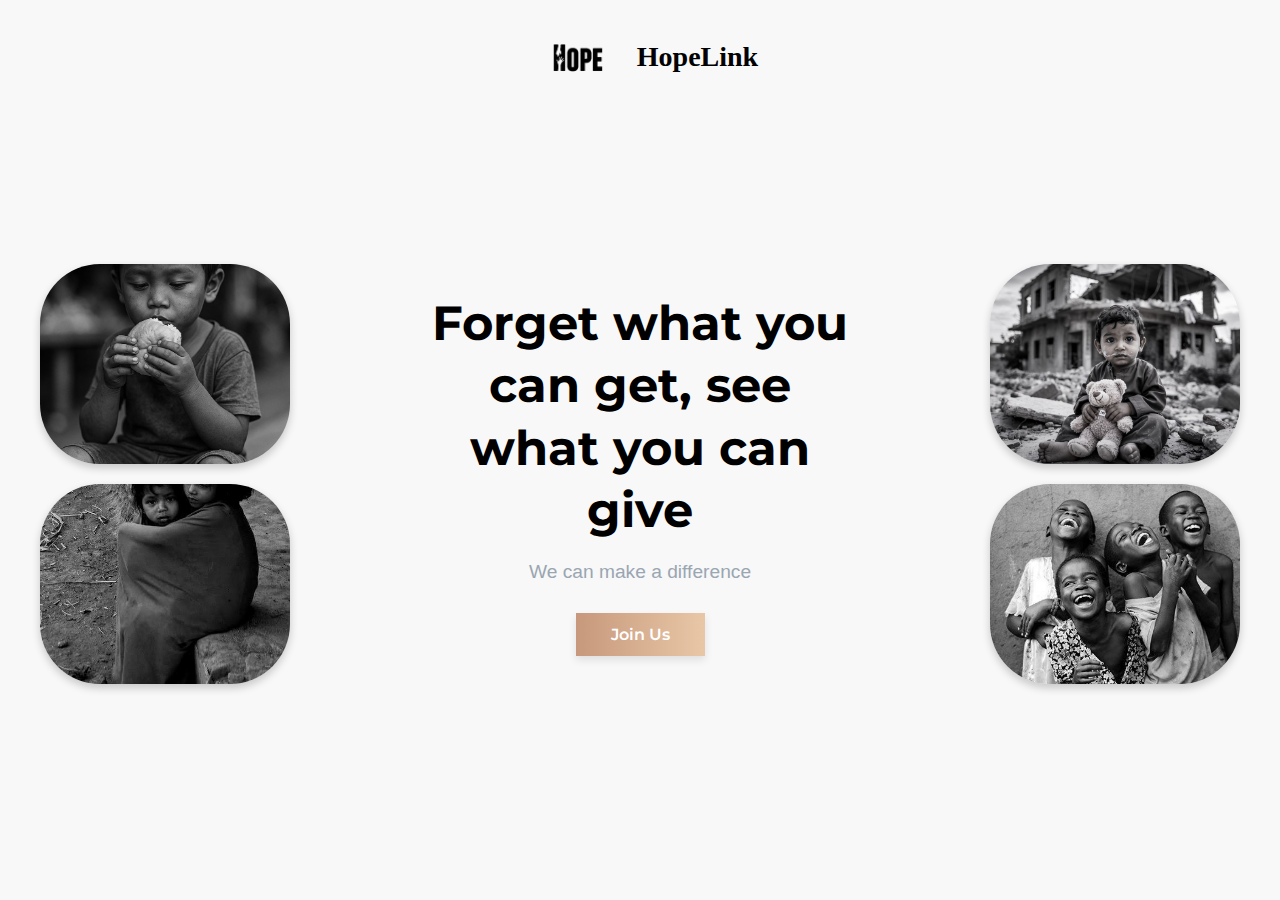
<file: index.html>
<!DOCTYPE html>
<html lang="en">
<head>
    <meta charset="UTF-8">
    <meta name="viewport" content="width=device-width, initial-scale=1.0">
    <title>HopeLink</title>
    <link rel="stylesheet" href="css/styles.css">
    <link href="https://fonts.googleapis.com/css2?family=Satisfy&display=swap" rel="stylesheet">
    <link href="https://fonts.googleapis.com/css2?family=Courgette&display=swap" rel="stylesheet">
</head>
<body>
    <nav>
        <div class="nav-logo">
            <img src="images/logo.png" alt="HopeLink Logo">
            <span>HopeLink</span>
        </div>
    </nav>

    <div class="main-content">

        <div class="side-images left-images">
            <img src="images/img17.jpeg" alt="Left Image 1" class="side-image">
            <img src="images/img18.jpeg" alt="Left Image 2" class="side-image">
        </div>
        
        <div class="center-text">
            <h1>Forget what you can get, see what you can give</h1>
            <p>We can make a difference</p>
            <button class="join-btn" onclick="window.location.href='loading.html'">Join Us</button>
        </div>

        <div class="side-images right-images">
            <img src="images/img19.jpeg" alt="Right Image 1" class="side-image">
            <img src="images/img20.jpeg" alt="Right Image 2" class="side-image">
        </div>
    </div>
</body>
</html>
</file>
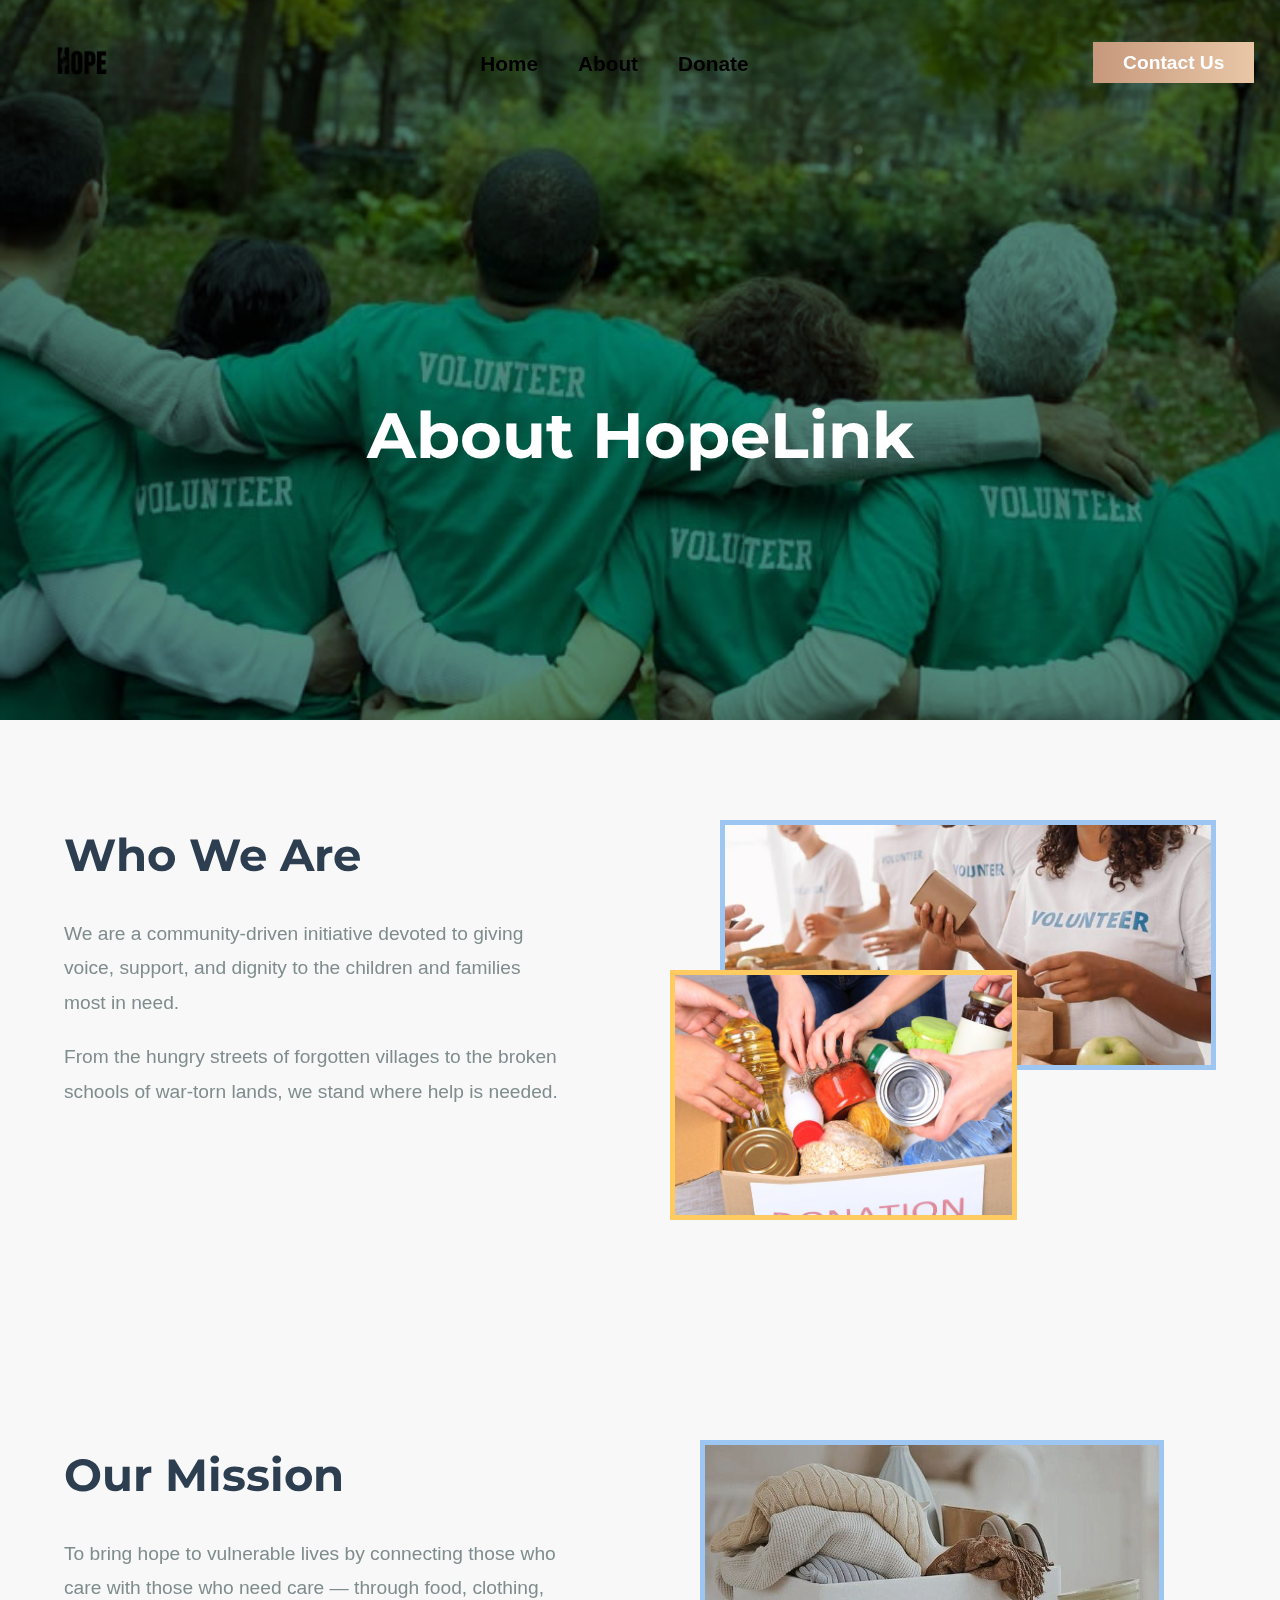
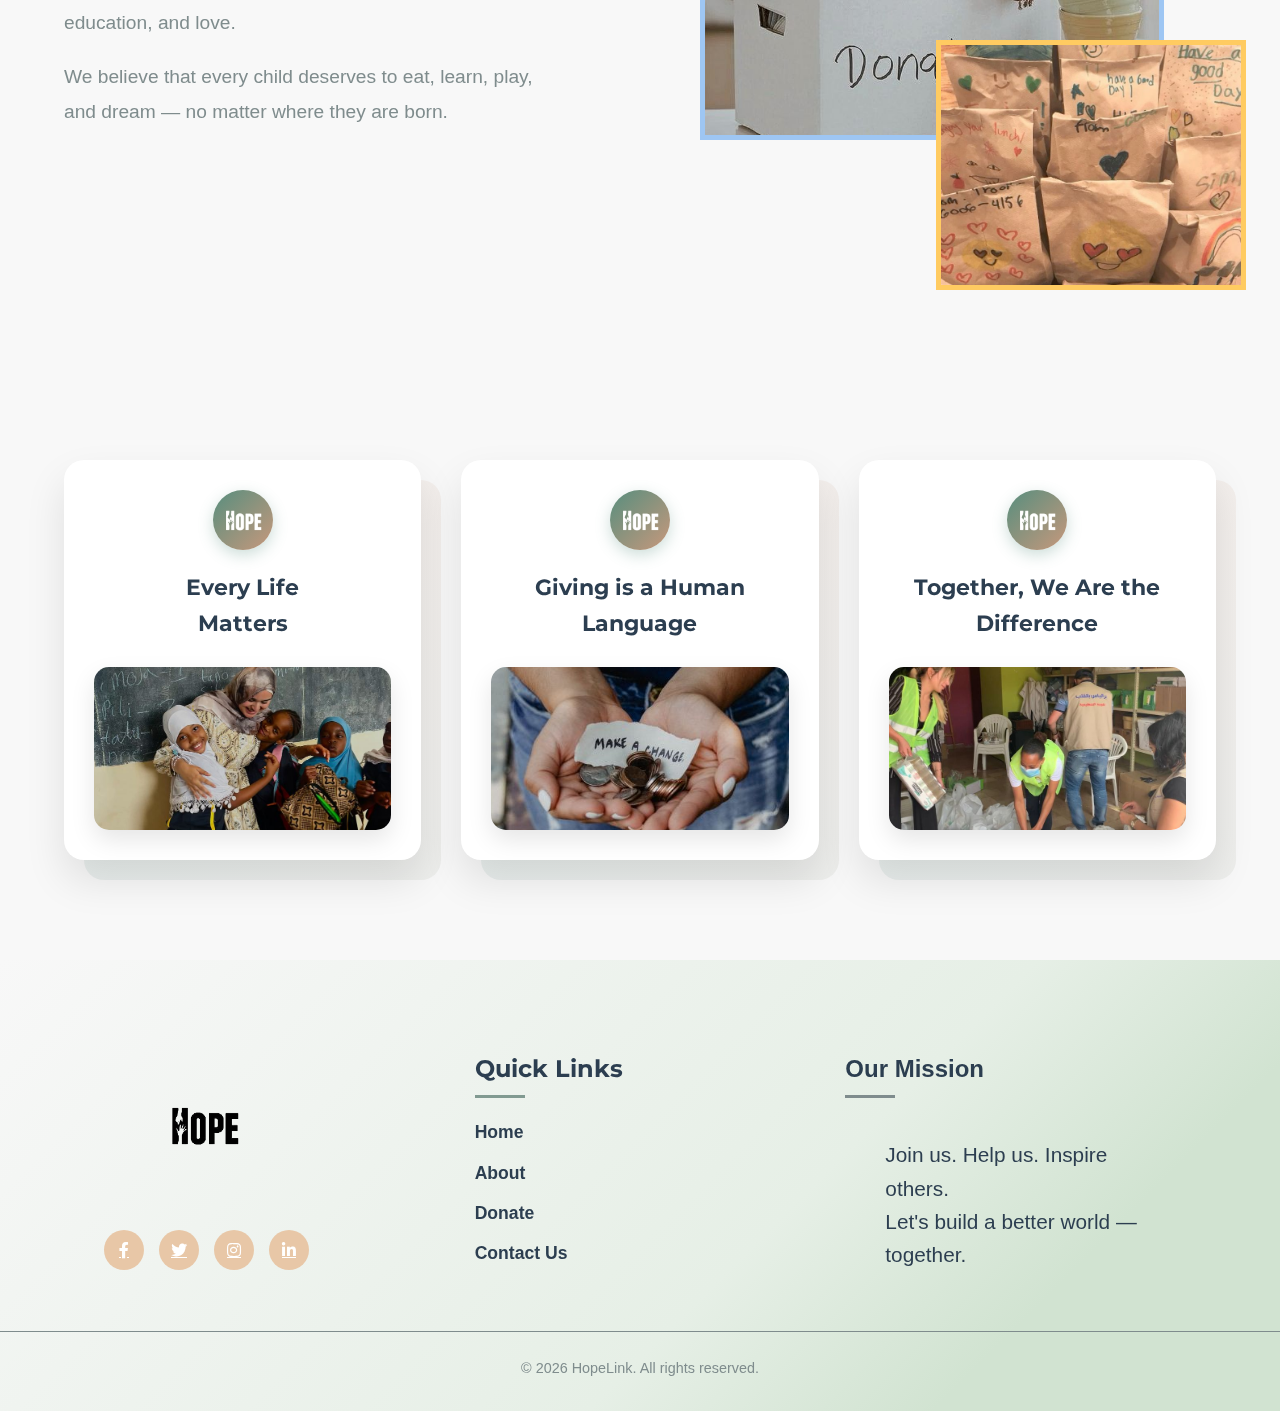
<file: about.html>
<!DOCTYPE html>
<html lang="en">
<head>
    <meta charset="UTF-8">
    <meta name="viewport" content="width=device-width, initial-scale=1.0">
    <title>About Us - HopeLink</title>
    <link rel="stylesheet" href="css/about.css">
    <link href="https://fonts.googleapis.com/css2?family=Dancing+Script:wght@700&family=Courgette&display=swap" rel="stylesheet">
    <link rel="stylesheet" href="https://cdnjs.cloudflare.com/ajax/libs/font-awesome/6.0.0/css/all.min.css">
</head>
<body>

<div class="sidebar">
    <div class="sidebar-logo">
        <img src="images/logo.png" alt="HopeLink Logo">
    </div>
    
    <nav class="sidebar-nav">
        <a href="home.html" class="sidebar-link">
            <i class="fas fa-home"></i>
            <span>Home</span>
        </a>
        <a href="about.html" class="sidebar-link active">
            <i class="fas fa-info-circle"></i>
            <span>About</span>
        </a>
        <a href="donate.html" class="sidebar-link">
            <i class="fas fa-hand-holding-heart"></i>
            <span>Donate</span>
        </a>
    </nav>
    
    <div class="sidebar-contact">
      <a href="home.html#contact-section" class="sidebar-contact-btn" id="sidebar-contact-button">
    <i class="fas fa-envelope"></i>
    <span>Contact Us</span>
      </a>
    </div>
</div>
<div class="sidebar-overlay"></div>

<button class="sidebar-toggle">
    <i class="fas fa-bars"></i>
</button>

    <nav class="navbar">
        <div class="nav-logo">
            <img src="images/logo.png" alt="HopeLink Logo">
        </div>
        
        <div class="nav-center">
            <a href="home.html" class="nav-link">Home</a>
            <a href="about.html" class="nav-link active">About</a>
            <a href="donate.html" class="nav-link">Donate</a>
        </div>
        
        <div class="nav-contact">
            <a href="home.html#contact-section" class="contact-button" id="navbar-contact-button">Contact Us</a>
        </div>
    </nav>

    <section class="about-hero">
        <img src="images/img1.jpeg" alt="Background image" class="hero-bg-image">
        <div class="hero-overlay"></div>
        <div class="hero-content">
            <h1>About HopeLink</h1>
        </div>
    </section>

    <main class="about-main">

<section class="who-we-are">
    <div class="who-we-are-content">
        <div class="who-we-are-text">
            <h2>Who We Are</h2>
            <p>We are a community-driven initiative devoted to giving voice, support, and dignity to the children and families most in need.</p>
            <p>From the hungry streets of forgotten villages to the broken schools of war-torn lands, we stand where help is needed.</p>
        </div>
        <div class="who-we-are-images">
            <img src="images/img2.jpeg" alt="Community support" class="top-image">
            <img src="images/img3.jpeg" alt="Helping children" class="side-image">
        </div>
    </div>
</section>
  
<section class="our-mission">
    <div class="mission-content">
        <div class="mission-text">
            <h2>Our Mission</h2>
            <p>To bring hope to vulnerable lives by connecting those who care with those who need care — through food, clothing, education,
             and love.</p>
            <p>We believe that every child deserves to eat, learn, play, and dream — no matter where they are born.</p>
        </div>
        <div class="mission-images">
            <img src="images/img4.jpeg" alt="Helping children" class="mission-main-img">
            <img src="images/img5.jpeg" alt="Community support" class="mission-overlay-img">
        </div>
    </div>
</section>

<section class="cards-section">
    <div class="cards-container">
        <div class="card">
            <div class="card-bg"></div>
            <div class="card-content">
                <div class="card-logo">
                    <img src="images/logo.png" alt="HopeLink Icon">
                </div>
                <h3>Every Life<br> Matters</h3>
                <div class="card-image">
                    <img src="images/img6.jpeg" alt="Child smiling">
                </div>
                <div class="card-overlay">
                    <p>We believe in the inherent value of every individual life</p>
                </div>
            </div>
        </div>

        <div class="card">
            <div class="card-bg"></div>
            <div class="card-content">
                <div class="card-logo">
                    <img src="images/logo.png" alt="HopeLink Icon">
                </div>
                <h3>Giving is a Human Language</h3>
                <div class="card-image">
                    <img src="images/img7.jpeg" alt="Hands helping">
                </div>
                <div class="card-overlay">
                    <p>Compassion speaks louder than words through acts of giving</p>
                </div>
            </div>
        </div>

        <div class="card">
            <div class="card-bg"></div>
            <div class="card-content">
                <div class="card-logo">
                    <img src="images/logo.png" alt="HopeLink Icon">
                </div>
                <h3>Together, We Are the Difference</h3>
                <div class="card-image">
                    <img src="images/img8.jpeg" alt="Community together">
                </div>
                <div class="card-overlay">
                    <p>United in purpose, we create lasting change</p>
                </div>
            </div>
        </div>
    </div>
</section>

    </main>

    <footer class="site-footer">
    <div class="footer-container">
        <div class="footer-column logo-social">
            <img src="images/logo.png" alt="HopeLink Logo" class="footer-logo">
            <div class="social-media">
                <a href="#" class="social-icon"><i class="fab fa-facebook-f"></i></a>
                <a href="#" class="social-icon"><i class="fab fa-twitter"></i></a>
                <a href="#" class="social-icon"><i class="fab fa-instagram"></i></a>
                <a href="#" class="social-icon"><i class="fab fa-linkedin-in"></i></a>
            </div>
        </div>

        <div class="footer-column footer-nav">
            <h3>Quick Links</h3>
            <ul>
                <li><a href="home.html">Home</a></li>
                <li><a href="about.html">About</a></li>
                <li><a href="donate.html">Donate</a></li>
                <li><a href="home.html#contact-section" class="footer-contact-link">Contact Us</a></li>
            </ul>
        </div>

        <div class="footer-column inspirational-text">
            <h3>Our Mission</h3>
            <p class="inspiration-message">
              Join us. Help us. Inspire others.<br>
                Let's build a better world — together.
            </p>
        </div>
    </div>

    <div class="copyright">
        <p>&copy; <span id="current-year"></span> HopeLink. All rights reserved.</p>
    </div>
</footer>

<script>
    document.getElementById('current-year').textContent = new Date().getFullYear();
</script>
 <script src="js/main.js"></script>
</body>
</html>
</file>
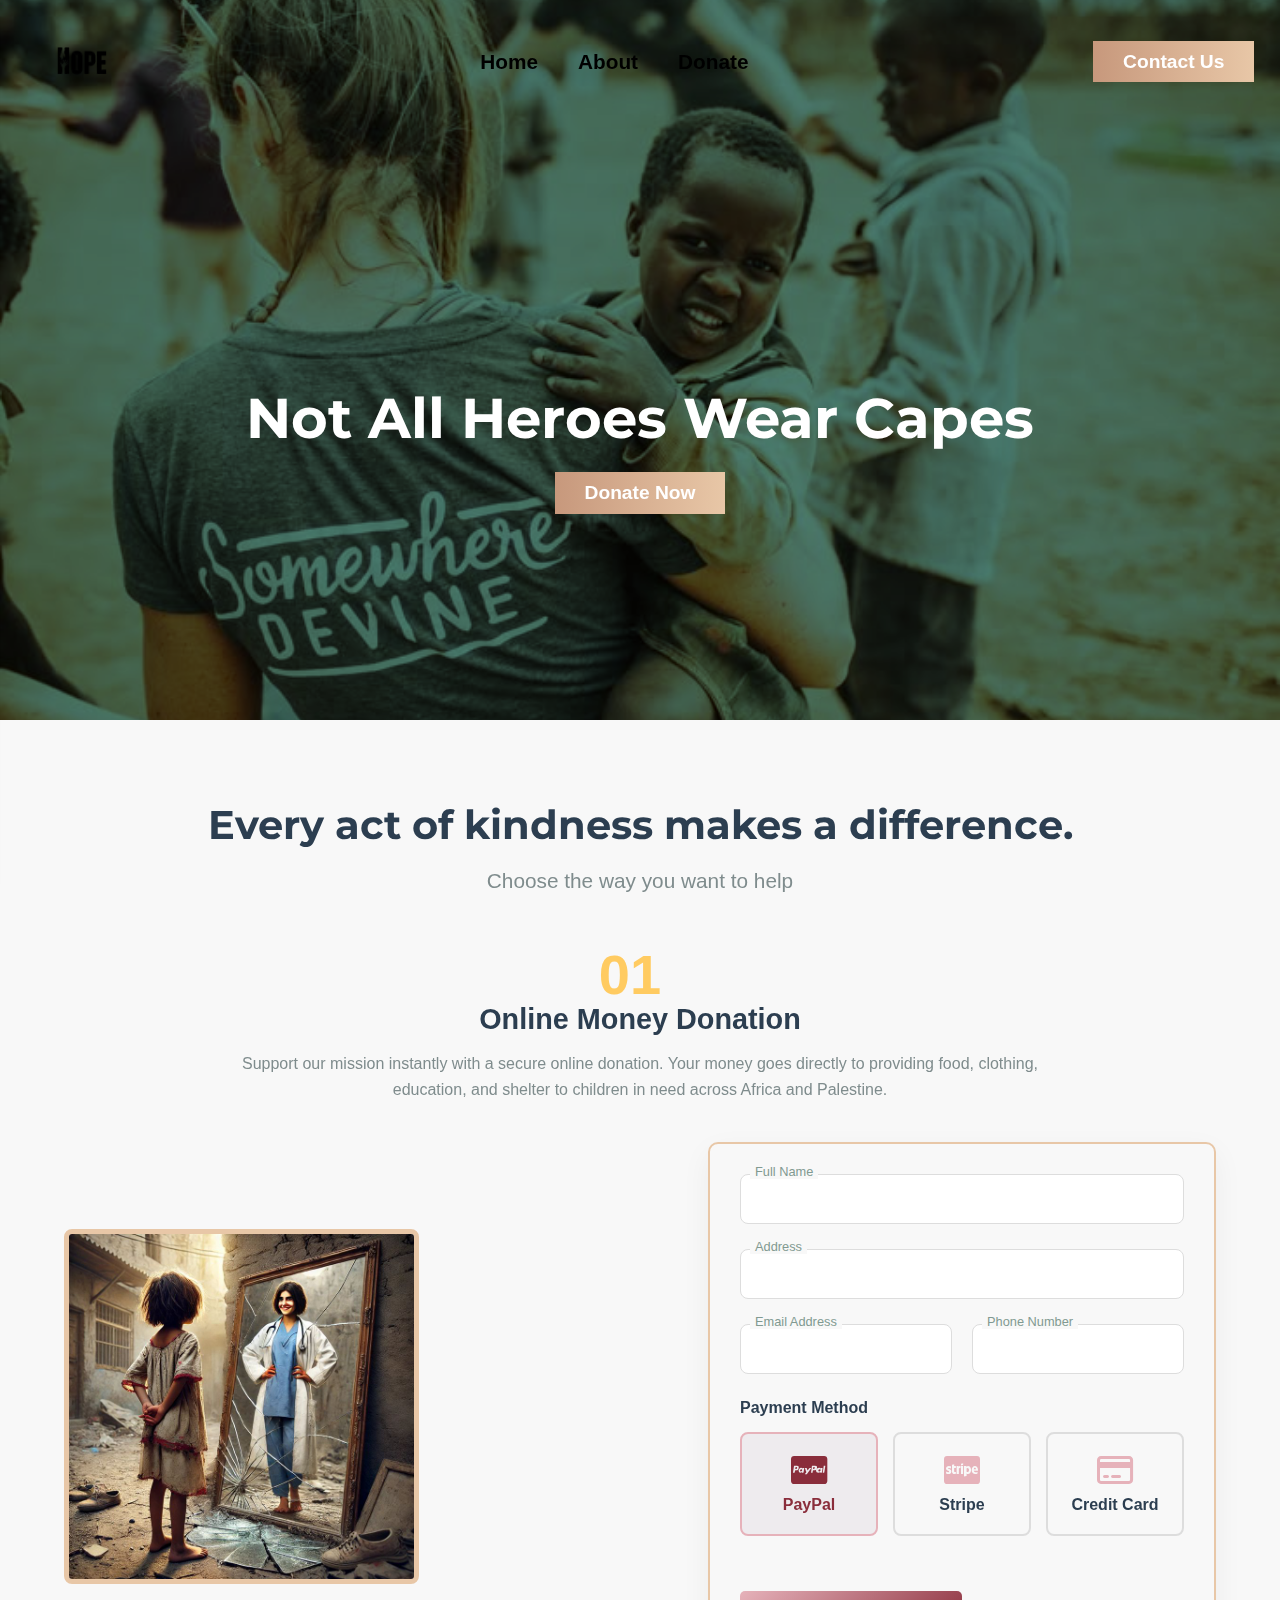
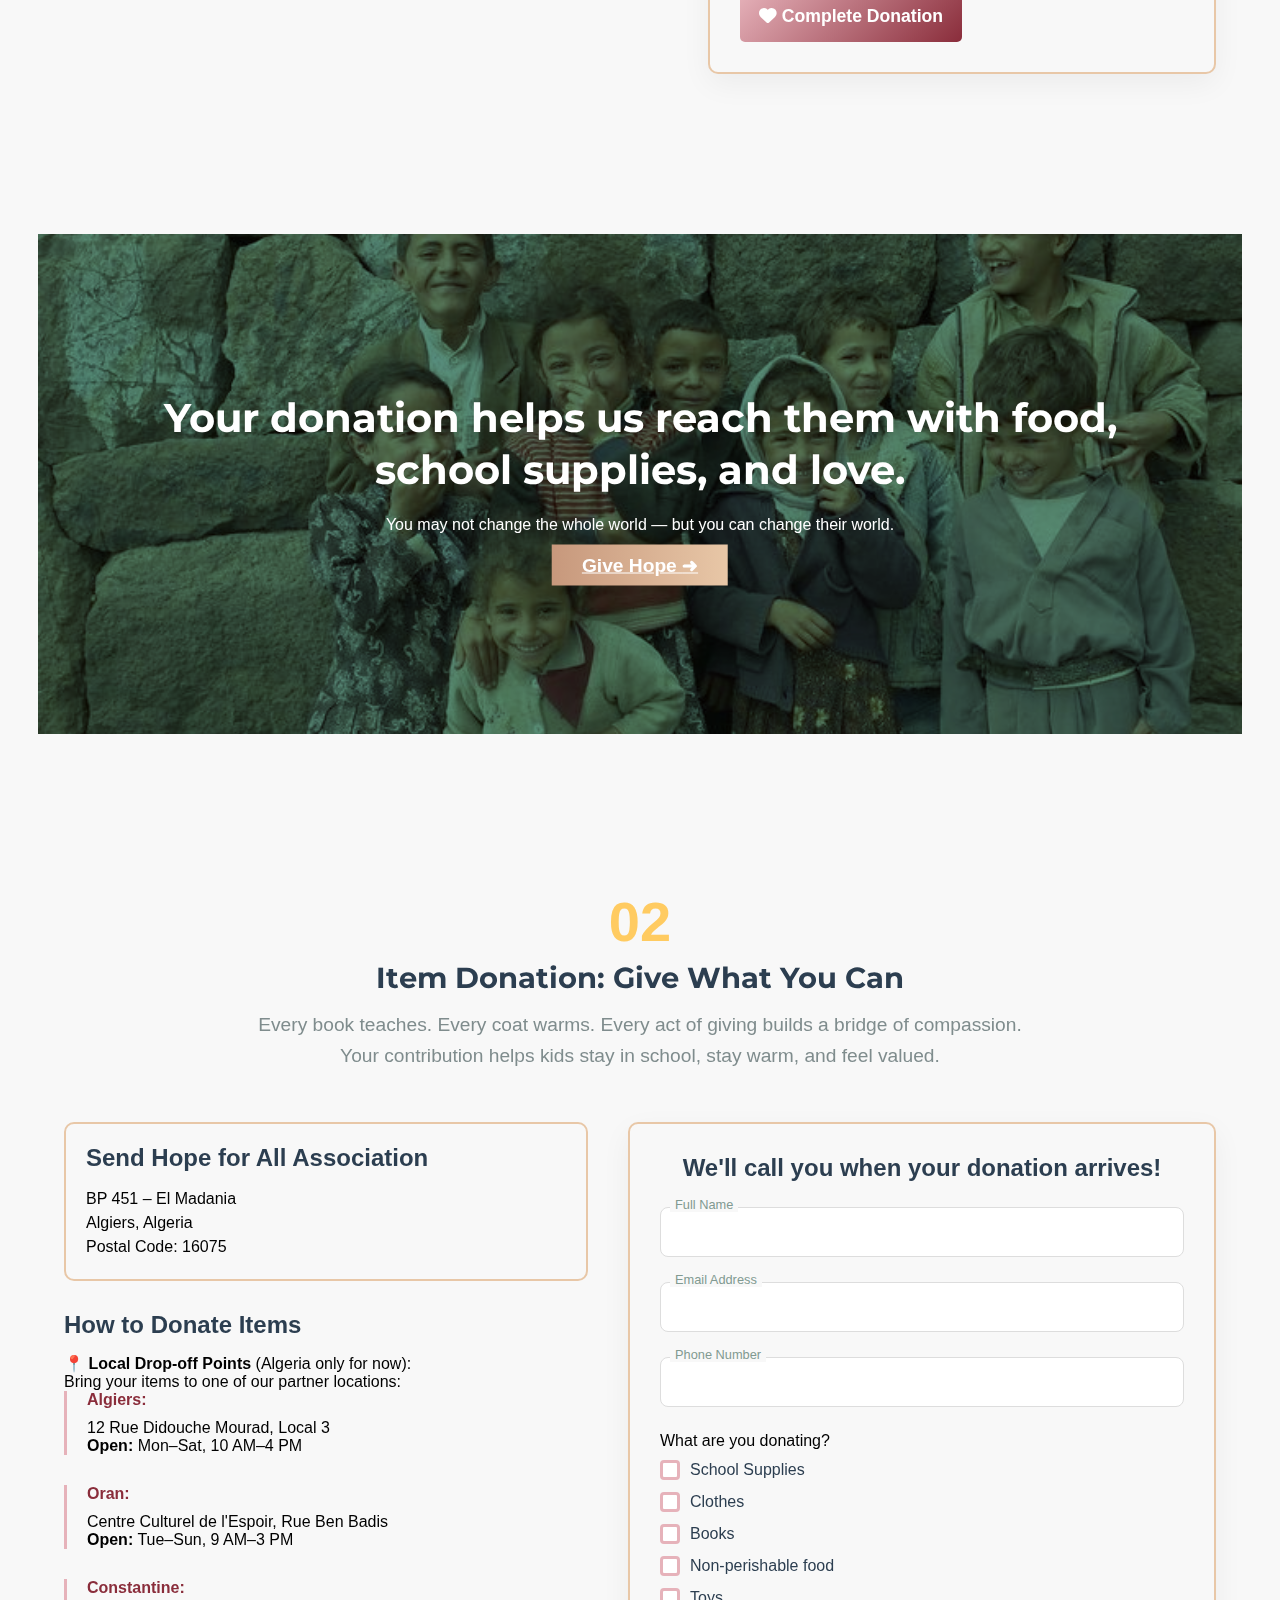
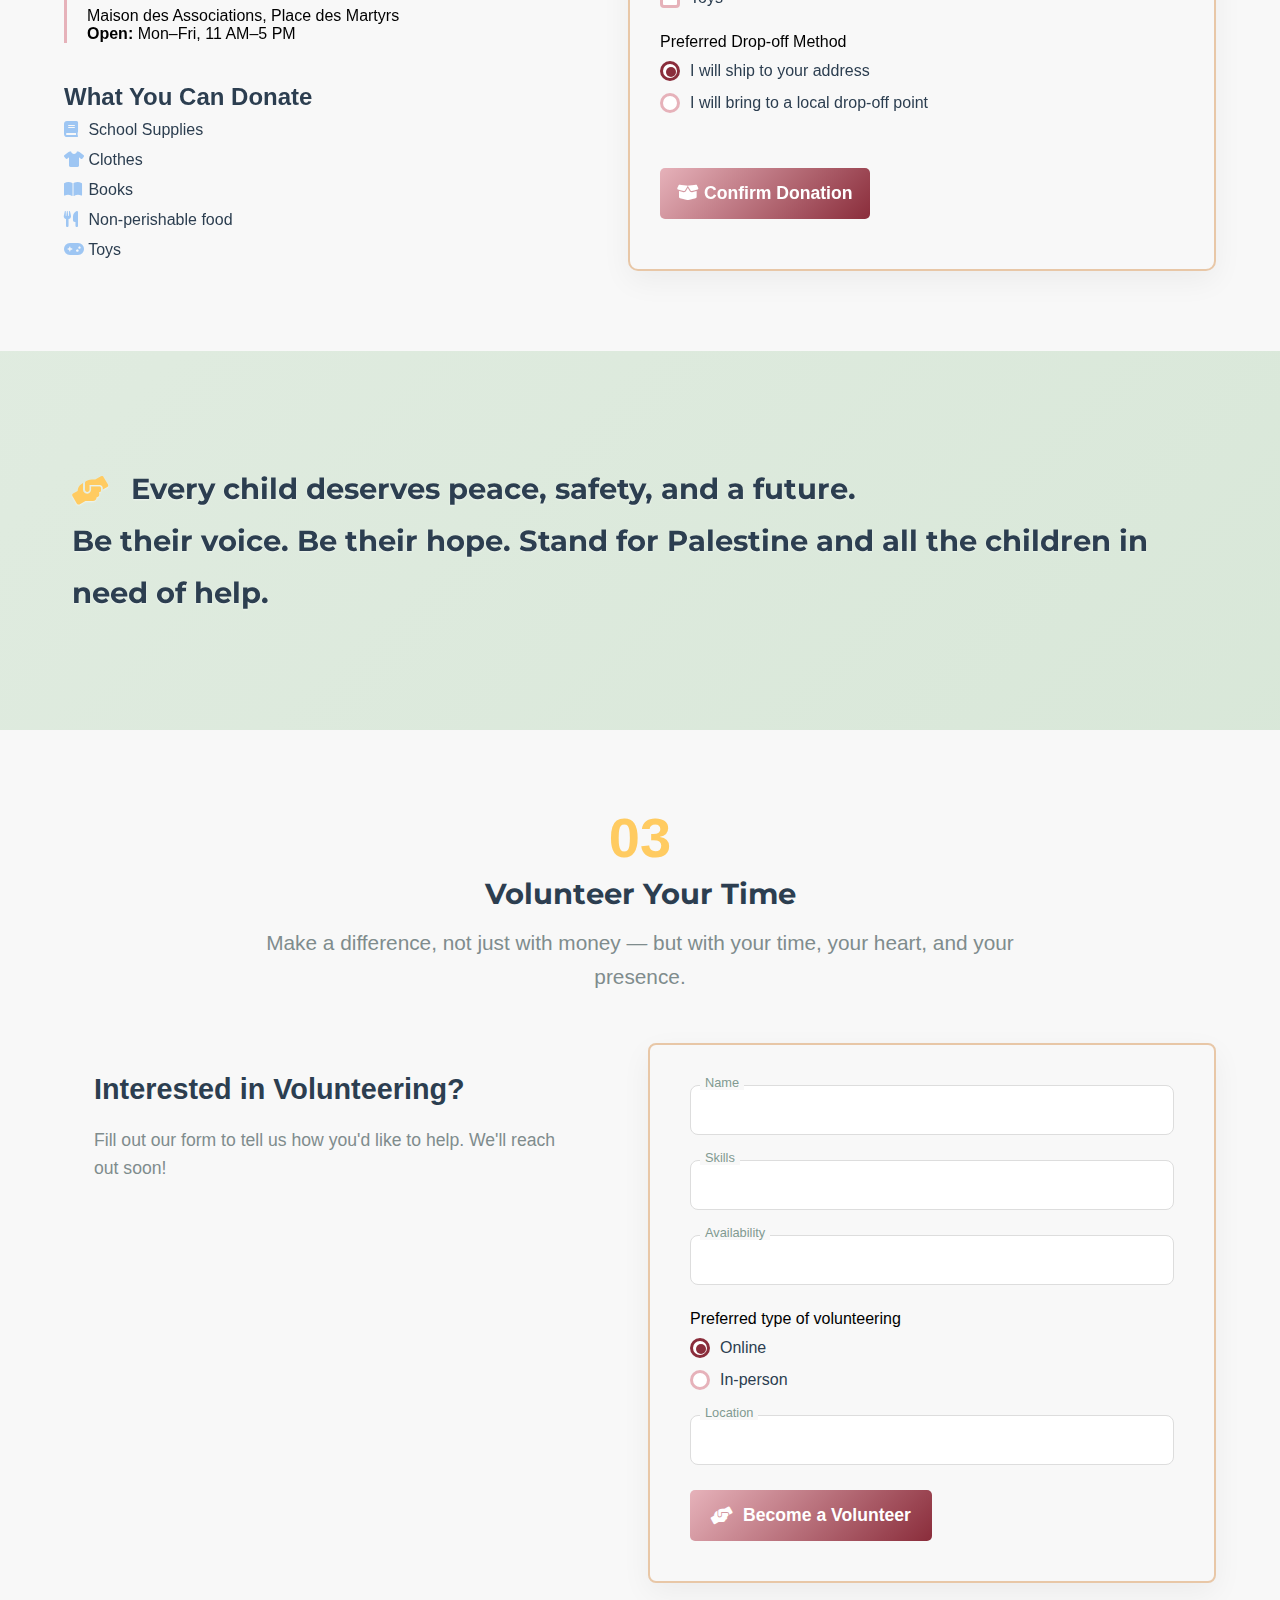
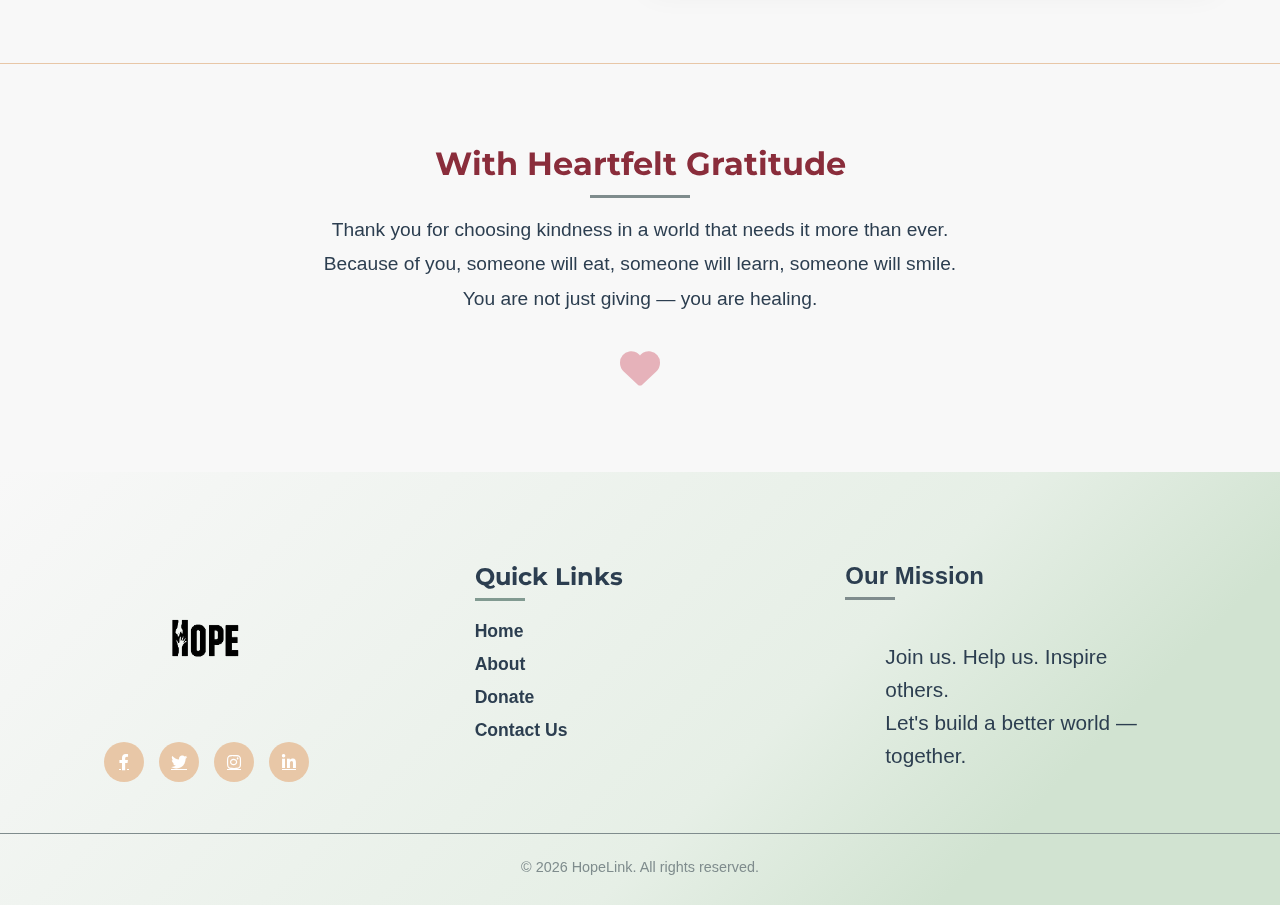
<file: donate.html>
<!DOCTYPE html>
<html lang="en">
<head>
    <meta charset="UTF-8">
    <meta name="viewport" content="width=device-width, initial-scale=1.0">
    <title>Donate - HopeLink</title>
    <link rel="stylesheet" href="css/donate.css">
    <link rel="stylesheet" href="css/home.css">
    <link href="https://fonts.googleapis.com/css2?family=Dancing+Script:wght@700&family=Courgette&display=swap" rel="stylesheet">
    <link rel="stylesheet" href="https://cdnjs.cloudflare.com/ajax/libs/font-awesome/6.0.0/css/all.min.css">
</head>
<body>

<div class="sidebar">
    <div class="sidebar-logo">
        <img src="images/logo.png" alt="HopeLink Logo">
    </div>
    
    <nav class="sidebar-nav">
        <a href="home.html" class="sidebar-link">
            <i class="fas fa-home"></i>
            <span>Home</span>
        </a>
        <a href="about.html" class="sidebar-link active">
            <i class="fas fa-info-circle"></i>
            <span>About</span>
        </a>
        <a href="donate.html" class="sidebar-link">
            <i class="fas fa-hand-holding-heart"></i>
            <span>Donate</span>
        </a>
    </nav>
    
   <div class="sidebar-contact">
      <a href="home.html#contact-section" class="sidebar-contact-btn" id="sidebar-contact-button">
    <i class="fas fa-envelope"></i>
    <span>Contact Us</span>
      </a>
    </div>
</div>

<div class="sidebar-overlay"></div>

<button class="sidebar-toggle">
    <i class="fas fa-bars"></i>
</button>
    <section class="donate-hero">
        <img src="images/img9.jpeg" alt="Children receiving help" class="hero-bg-image">
        <nav class="navbar">
            <div class="nav-logo">
                <img src="images/logo.png" alt="HopeLink Logo">
            </div>
            
            <div class="nav-center">
                <a href="home.html" class="nav-link">Home</a>
                <a href="about.html" class="nav-link">About</a>
                <a href="donate.html" class="nav-link active">Donate</a>
            </div>
            
            <div class="nav-contact">
                <a href="home.html#contact-section" class="contact-button" id="navbar-contact-button">Contact Us</a>
            </div>
        </nav>

        <div class="hero-content">
            <h1>Not All Heroes Wear Capes</h1>
            <a href="#donate-options" class="hero-btn">Donate Now</a>
        </div>

        <div class="hero-overlay"></div>
    </section>

<section class="donation-section">
    <div class="container">
        <h2>Every act of kindness makes a difference.</h2>
        <p class="subtitle">Choose the way you want to help</p>
        
        <div class="donation-header">
            <span class="number" style="color: #FFCB61;">01</span>
            <h3>Online Money Donation</h3>
            <p>Support our mission instantly with a secure online donation. Your money goes directly to providing food, clothing, education, 
                and shelter to children in need across Africa and Palestine.</p>
        </div>
        
        <div class="donation-content">
            <div class="donation-image">
                <img src="images/img10.jpeg" alt="Children receiving help">
            </div>
            
            <form class="donation-form">
                <div class="form-group floating">
                    <input type="text" id="fullname" required>
                    <label for="fullname">Full Name</label>
                </div>
                
                <div class="form-group floating">
                    <input type="text" id="address" required>
                    <label for="address">Address</label>
                </div>
                
                <div class="form-row">
                    <div class="form-group floating half-width">
                        <input type="email" id="email" required>
                        <label for="email">Email Address</label>
                    </div>
                    
                    <div class="form-group floating half-width">
                        <input type="tel" id="phone" required>
                        <label for="phone">Phone Number</label>
                    </div>
                </div>
                
                <div class="form-group">
                    <label class="payment-label">Payment Method</label>
                    <div class="payment-options">
                        <label class="payment-method">
                            <input type="radio" name="payment" checked>
                            <div class="payment-card">
                                <i class="fab fa-cc-paypal"></i>
                                <span>PayPal</span>
                            </div>
                        </label>
                        
                        <label class="payment-method">
                            <input type="radio" name="payment">
                            <div class="payment-card">
                                <i class="fab fa-cc-stripe"></i>
                                <span>Stripe</span>
                            </div>
                        </label>
                        
                        <label class="payment-method">
                            <input type="radio" name="payment">
                            <div class="payment-card">
                                <i class="far fa-credit-card"></i>
                                <span>Credit Card</span>
                            </div>
                        </label>
                    </div>
                </div>
                
                <button type="submit" class="donate-submit">
                    <i class="fas fa-heart"></i> Complete Donation
                </button>
            </form>
        </div>
    </div>
</section>

<section class="donation-impact">
    <div class="impact-image">
        <img src="images/img11.jpeg" alt="Children receiving help">
        <div class="image-overlay"></div>
        <div class="impact-content">
            <h3>Your donation helps us reach them with food, school supplies, and love.</h3>
            <p>You may not change the whole world — but you can change their world.</p>
            <a href="donate.html" class="impact-button">Give Hope <span>➜</span></a>
        </div>
    </div>
</section>

 <section class="item-donation">
    <div class="container">
        <div class="section-number">02</div>
        <h2>Item Donation: Give What You Can</h2>
        <p class="subtitle">Every book teaches. Every coat warms. Every act of giving builds a bridge of compassion.
             Your contribution helps kids stay in school, stay warm, and feel valued.</p>
        
        <div class="donation-container">
            <div class="donation-info">
                <div class="address-card">
                    <h3>Send Hope for All Association</h3>
                    <p>BP 451 – El Madania<br>
                    Algiers, Algeria<br>
                    Postal Code: 16075</p>
                </div>
                
                <div class="dropoff-points">
                    <h3>How to Donate Items</h3>
                    <p>📍 <strong>Local Drop-off Points</strong> (Algeria only for now):</p>
                    <p>Bring your items to one of our partner locations:</p>
                    
                    <div class="location">
                        <h4>Algiers:</h4>
                        <p>12 Rue Didouche Mourad, Local 3<br>
                        <strong>Open:</strong> Mon–Sat, 10 AM–4 PM</p>
                    </div>
                    
                    <div class="location">
                        <h4>Oran:</h4>
                        <p>Centre Culturel de l'Espoir, Rue Ben Badis<br>
                        <strong>Open:</strong> Tue–Sun, 9 AM–3 PM</p>
                    </div>
                    
                    <div class="location">
                        <h4>Constantine:</h4>
                        <p>Maison des Associations, Place des Martyrs<br>
                        <strong>Open:</strong> Mon–Fri, 11 AM–5 PM</p>
                    </div>
                </div>
                
                <div class="donation-items">
                    <h5>What You Can Donate</h5>
                    <ul>
                        <li><i class="fas fa-book"></i> School Supplies</li>
                        <li><i class="fas fa-tshirt"></i> Clothes</li>
                        <li><i class="fas fa-book-open"></i> Books</li>
                        <li><i class="fas fa-utensils"></i> Non-perishable food</li>
                        <li><i class="fas fa-gamepad"></i> Toys</li>
                    </ul>
                </div>
            </div>
            
            <form class="donation-form">
                <h3>We'll call you when your donation arrives!</h3>
                
                <div class="form-group floating">
                    <input type="text" id="item-name" required>
                    <label for="item-name">Full Name</label>
                </div>
                
                <div class="form-group floating">
                    <input type="email" id="item-email" required>
                    <label for="item-email">Email Address</label>
                </div>
                
                <div class="form-group floating">
                    <input type="tel" id="item-phone" required>
                    <label for="item-phone">Phone Number</label>
                </div>
                
                <div class="form-group">
                    <label>What are you donating?</label>
                    <div class="checkbox-group">
                        <label class="checkbox-option">
                            <input type="checkbox" name="donation-type">
                            <span class="checkmark"></span>
                            School Supplies
                        </label>
                        <label class="checkbox-option">
                            <input type="checkbox" name="donation-type">
                            <span class="checkmark"></span>
                            Clothes
                        </label>
                        <label class="checkbox-option">
                            <input type="checkbox" name="donation-type">
                            <span class="checkmark"></span>
                            Books
                        </label>
                        <label class="checkbox-option">
                            <input type="checkbox" name="donation-type">
                            <span class="checkmark"></span>
                            Non-perishable food
                        </label>
                        <label class="checkbox-option">
                            <input type="checkbox" name="donation-type">
                            <span class="checkmark"></span>
                            Toys
                        </label>
                    </div>
                </div>
                
                <div class="form-group">
                    <label>Preferred Drop-off Method</label>
                    <div class="radio-group">
                        <label class="radio-option">
                            <input type="radio" name="dropoff" checked>
                            <span class="radiomark"></span>
                            I will ship to your address
                        </label>
                        <label class="radio-option">
                            <input type="radio" name="dropoff">
                            <span class="radiomark"></span>
                            I will bring to a local drop-off point
                        </label>
                    </div>
                </div>
                
                <button type="submit" class="submit-btn-donate">
                    <i class="fas fa-box-open"></i> Confirm Donation
                </button>
            </form>
        </div>
    </div>
</section>

<section class="solidarity-band">
    <div class="container">
        <p class="solidarity-message">
            <i class="fas fa-hands-helping"></i> Every child deserves peace, safety, and a future.<br>
            Be their voice. Be their hope. Stand for Palestine and all the children in need of help.
        </p>
    </div>
</section>

<section class="volunteer-section">
    <div class="container">
        <div class="section-number">03</div>
        
        <h2>Volunteer Your Time</h2>
        <p class="subtitle">Make a difference, not just with money — but with your time, your heart, and your presence.</p>
        
        <div class="volunteer-container">
            <div class="volunteer-info">
                <h3>Interested in Volunteering?</h3>
                <p>Fill out our form to tell us how you'd like to help. We'll reach out soon!</p>
            </div>
            
            <form class="volunteer-form">
                <div class="form-group floating">
                    <input type="text" id="vol-name" required>
                    <label for="vol-name">Name</label>
                </div>
                
                <div class="form-group floating">
                    <input type="text" id="vol-skills" required>
                    <label for="vol-skills">Skills</label>
                </div>
                
                <div class="form-group floating">
                    <input type="text" id="vol-availability" required>
                    <label for="vol-availability">Availability</label>
                </div>
                
                <div class="form-group">
                    <label>Preferred type of volunteering</label>
                    <div class="radio-group">
                        <label class="radio-option">
                            <input type="radio" name="vol-type" checked>
                            <span class="radiomark"></span>
                            Online
                        </label>
                        <label class="radio-option">
                            <input type="radio" name="vol-type">
                            <span class="radiomark"></span>
                            In-person
                        </label>
                    </div>
                </div>
                
                <div class="form-group floating">
                    <input type="text" id="vol-location" required>
                    <label for="vol-location">Location</label>
                </div>
                
                <button type="submit" class="submit-btn-volunteer">
                    <i class="fas fa-hands-helping"></i> Become a Volunteer
                </button>
            </form>
        </div>
    </div>
</section>

<section class="gratitude-section">
    <div class="container">
        <div class="gratitude-content">
            <h3>With Heartfelt Gratitude</h3>
            <p class="gratitude-message">
                Thank you for choosing kindness in a world that needs it more than ever.<br>
                Because of you, someone will eat, someone will learn, someone will smile.<br>
                You are not just giving — you are healing.
            </p>
            <div class="heart-icon">
                <i class="fas fa-heart"></i>
            </div>
        </div>
    </div>
</section>

<footer class="site-footer">
    <div class="footer-container">
        <div class="footer-column logo-social">
            <img src="images/logo.png" alt="HopeLink Logo" class="footer-logo">
            <div class="social-media">
                <a href="#" class="social-icon"><i class="fab fa-facebook-f"></i></a>
                <a href="#" class="social-icon"><i class="fab fa-twitter"></i></a>
                <a href="#" class="social-icon"><i class="fab fa-instagram"></i></a>
                <a href="#" class="social-icon"><i class="fab fa-linkedin-in"></i></a>
            </div>
        </div>

        <div class="footer-column footer-nav">
            <h3>Quick Links</h3>
            <ul>
                <li><a href="home.html">Home</a></li>
                <li><a href="about.html">About</a></li>
                <li><a href="donate.html">Donate</a></li>
                <li><a href="home.html#contact-section" class="footer-contact-link">Contact Us</a></li>
            </ul>
        </div>

        <div class="footer-column inspirational-text">
            <h3>Our Mission</h3>
            <p class="inspiration-message">
              Join us. Help us. Inspire others.<br>
                Let's build a better world — together.
            </p>
        </div>
    </div>

    <div class="copyright">
        <p>&copy; <span id="current-year"></span> HopeLink. All rights reserved.</p>
    </div>
</footer>

<script>
    document.getElementById('current-year').textContent = new Date().getFullYear();
</script>
    
    <script src="js/main.js"></script>
</body>
</html>
</file>
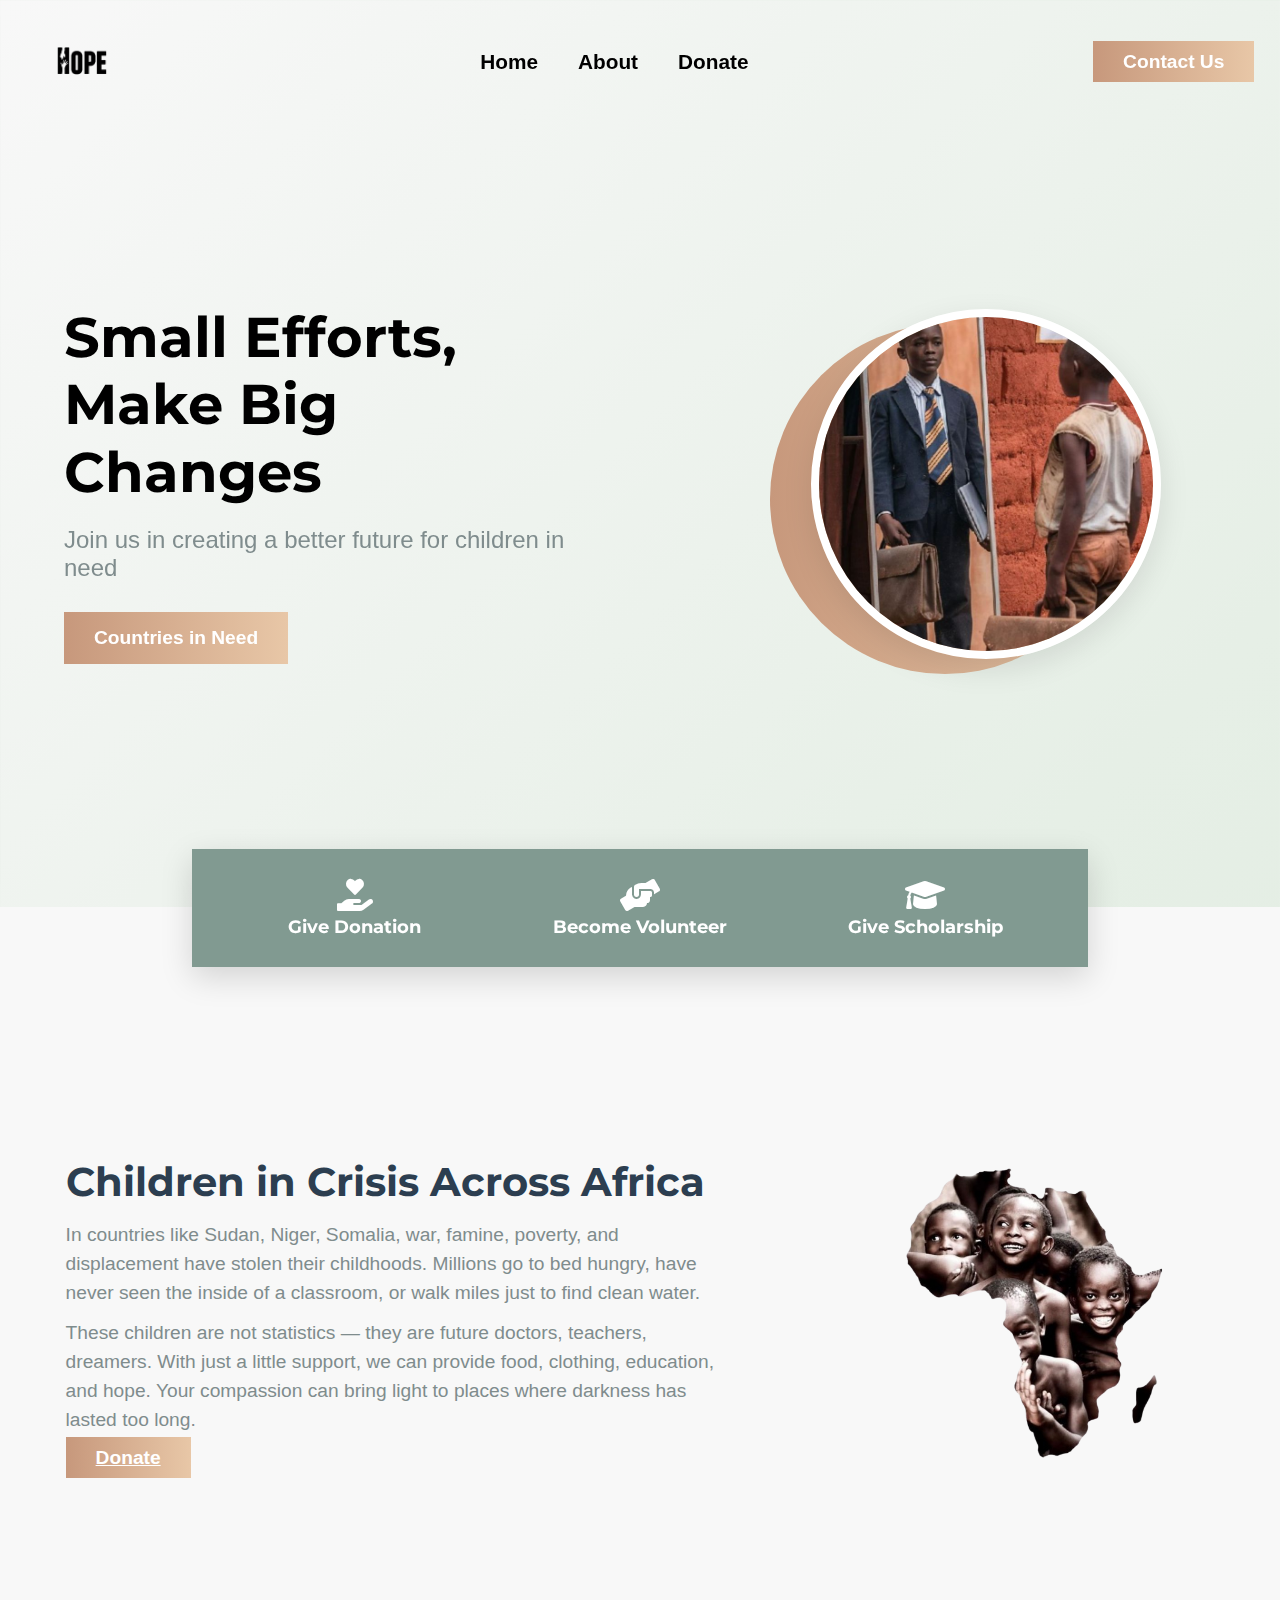
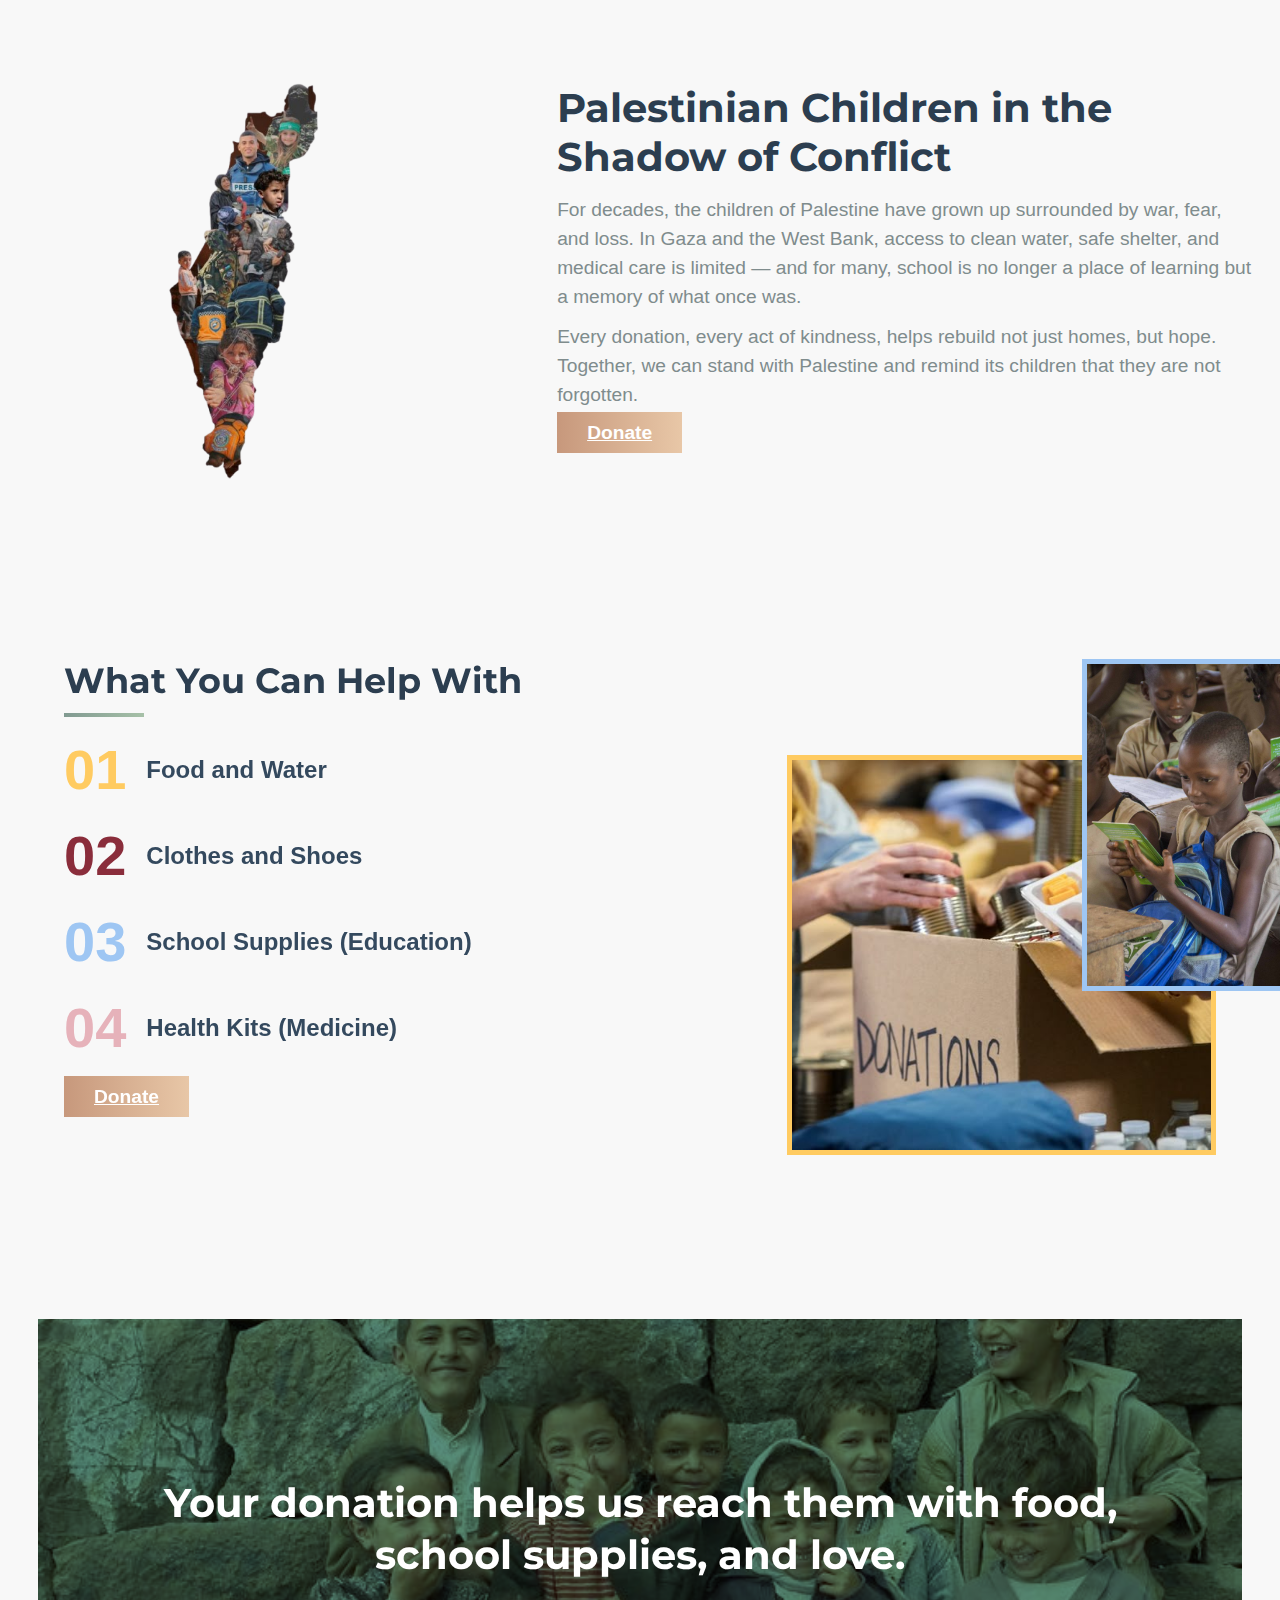
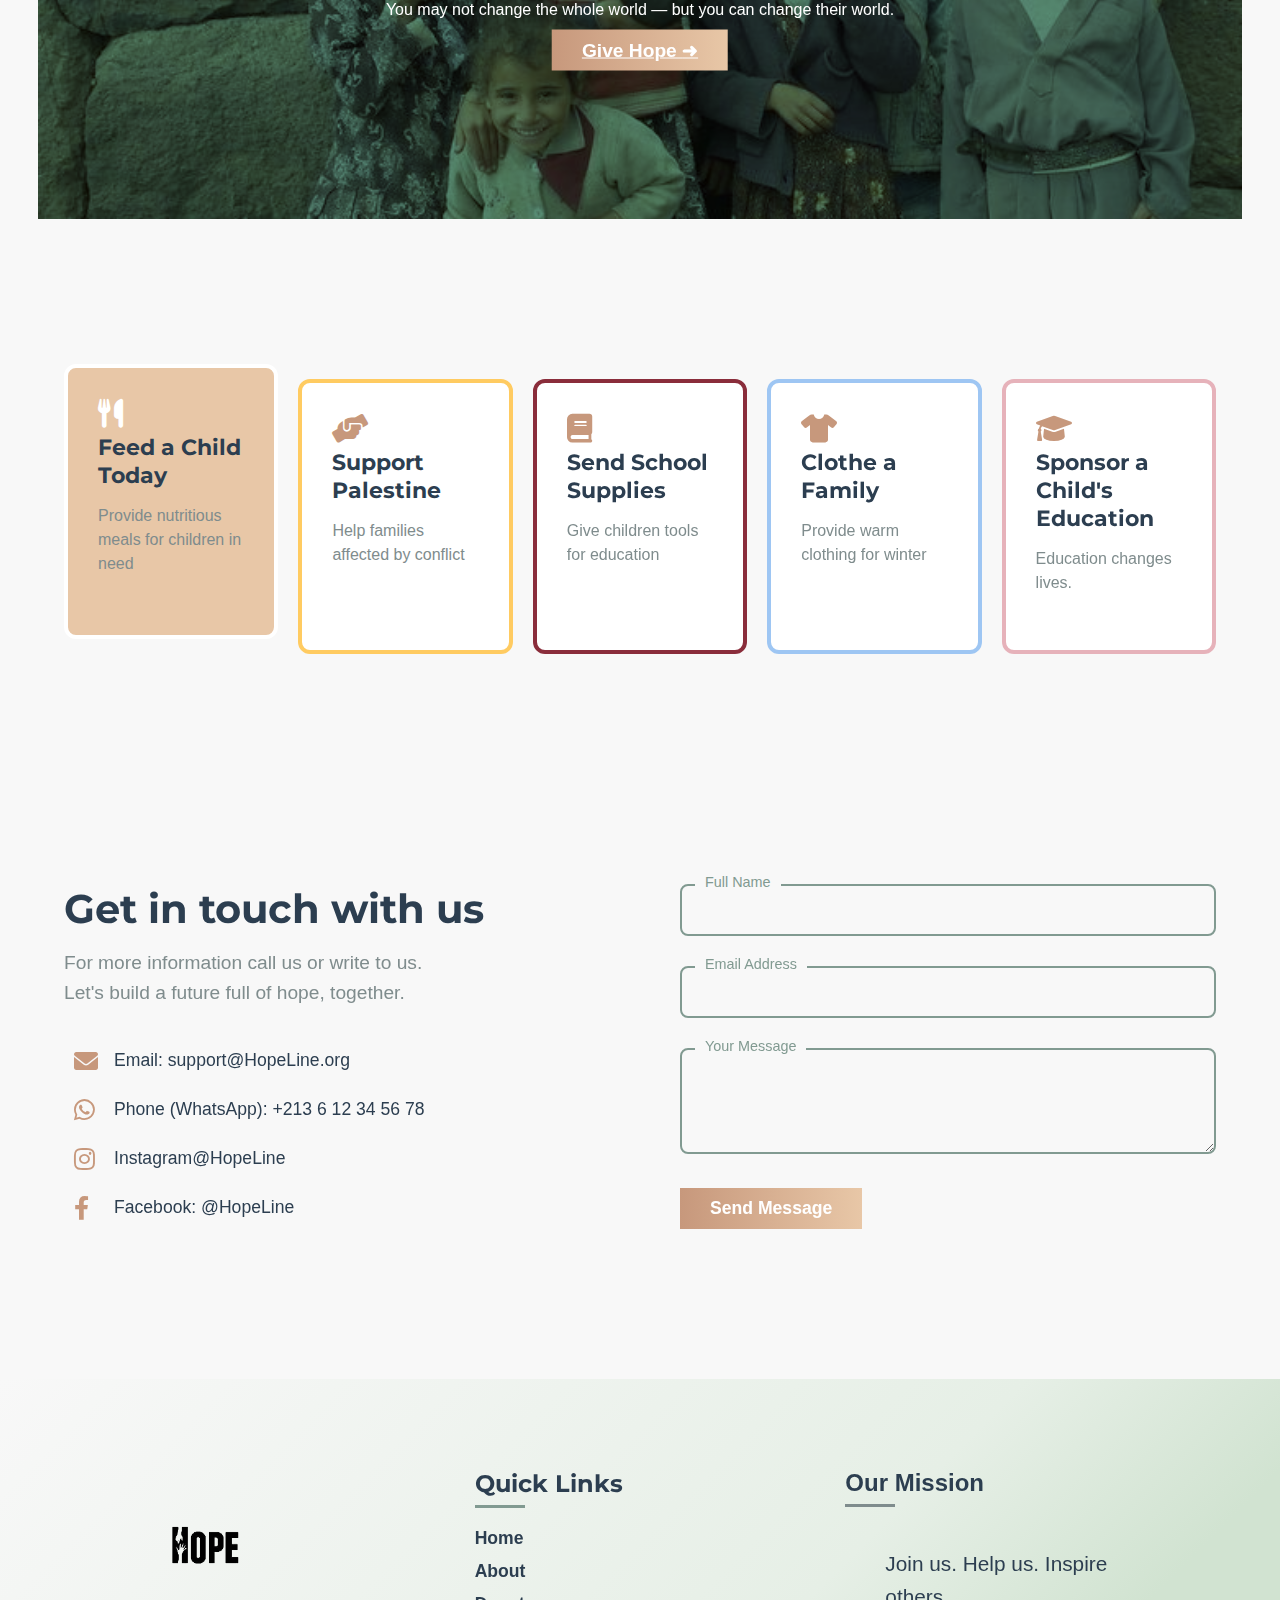
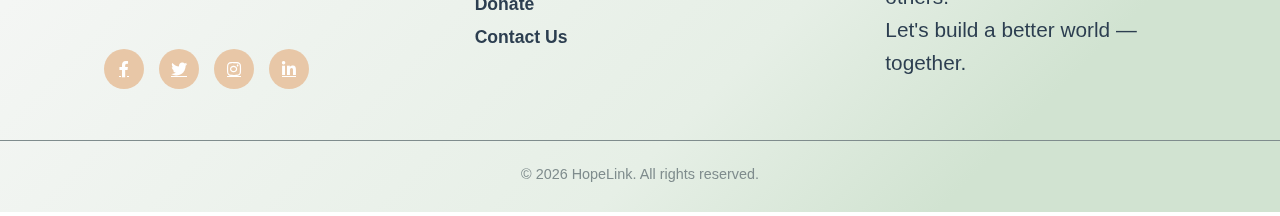
<file: home.html>
<!DOCTYPE html>
<html lang="en">
<head>
    <meta charset="UTF-8">
    <meta name="viewport" content="width=device-width, initial-scale=1.0">
    <title>HopeLink</title>
    <link rel="stylesheet" href="css/home.css">
    <link href="https://fonts.googleapis.com/css2?family=Dancing+Script:wght@700&family=Courgette&display=swap" rel="stylesheet">
    <link rel="stylesheet" href="https://cdnjs.cloudflare.com/ajax/libs/font-awesome/6.0.0/css/all.min.css">
</head>
<body>

<div class="sidebar">
    <div class="sidebar-logo">
        <img src="images/logo.png" alt="HopeLink Logo">
    </div>
    
    <nav class="sidebar-nav">
        <a href="home.html" class="sidebar-link">
            <i class="fas fa-home"></i>
            <span>Home</span>
        </a>
        <a href="about.html" class="sidebar-link">
            <i class="fas fa-info-circle"></i>
            <span>About</span>
        </a>
        <a href="donate.html" class="sidebar-link">
            <i class="fas fa-hand-holding-heart"></i>
            <span>Donate</span>
        </a>
    </nav>
    
    <div class="sidebar-contact">
        <a href="home.html#contact-section" class="sidebar-contact-btn" id="sidebar-contact-button">
            <i class="fas fa-envelope"></i>
            <span>Contact Us</span>
        </a>
    </div>
</div>

<div class="sidebar-overlay"></div>

<button class="sidebar-toggle">
    <i class="fas fa-bars"></i>
</button>
  <nav class="navbar">
    <div class="nav-logo">
        <img src="images/logo.png" alt="HopeLink Logo">
    </div>
    
    <div class="nav-center">
        <a href="home.html" class="nav-link active">Home</a>
        <a href="about.html" class="nav-link">About</a>
        <a href="donate.html" class="nav-link">Donate</a>
    </div>
    
    <div class="nav-contact">
        <a href="home.html#contact-section" class="contact-button" id="contact-nav-button">Contact Us</a>
    </div>
</nav>

    <main>
        <section class="hero-section">
            <div class="hero-text">
                <h1>Small Efforts, Make Big Changes</h1>
                <p>Join us in creating a better future for children in need</p>
                <a href="#crisis-section" class="hero-button">Countries in Need</a>
            </div>
            
            <div class="hero-image-container">
                <div class="image-backdrop"></div>
                <img src="images/img12.jpeg" alt="Making a difference" class="hero-image">
            </div>
        </section>

        <section class="action-band">
            <div class="action-items">
                <div class="action-item">
                    <i class="fas fa-hand-holding-heart"></i>
                    <span>Give Donation</span>
                </div>
                <div class="action-item">
                    <i class="fas fa-hands-helping"></i>
                    <span>Become Volunteer</span>
                </div>
                <div class="action-item">
                    <i class="fas fa-graduation-cap"></i>
                    <span>Give Scholarship</span>
                </div>
            </div>
        </section>

        <section class="crisis-section" id="crisis-section">
            <div class="crisis-content">
                <h2>Children in Crisis Across Africa</h2>
                <p>In countries like Sudan, Niger, Somalia, war, famine, poverty, and displacement have stolen their childhoods.
                     Millions go to bed hungry, have never seen the inside of a classroom, or walk miles just to find clean water.</p>
                <p>These children are not statistics — they are future doctors, teachers, dreamers.
                     With just a little support, we can provide food, clothing, education, and hope. 
                     Your compassion can bring light to places where darkness has lasted too long.</p>
                     <a href="donate.html" class="donate-button">Donate</a>
            </div>
            <div class="crisis-image-container">
                <img src="images/img13.png" alt="African children in need" class="crisis-image">
            </div>
        </section>

            <section class="crisis-section">
            <div class="crisis-image-container">
                <img src="images/img14.png" alt="Palestinian children" class="crisis-image">
            </div>
            <div class="crisis-content">
                <h2>Palestinian Children in the Shadow of Conflict</h2>
                <p>For decades, the children of Palestine have grown up surrounded by war, fear, and loss. In Gaza and the West Bank, 
                    access to clean water, safe shelter, and medical care is limited — and for many,
                     school is no longer a place of learning but a memory of what once was.</p>
                <p>Every donation, every act of kindness, helps rebuild not just homes, but hope. 
                Together, we can stand with Palestine and remind its children that they are not forgotten.</p>
                <a href="donate.html" class="donate-button">Donate</a>
            </div>
        </section>

         <section class="help-section">
    <div class="help-content">
        <div class="help-text">
            <h2>What You Can Help With</h2>
            <ul class="help-list">
                <li>
                    <span class="number" style="color: #FFCB61;">01</span>
                    <span class="item">Food and Water</span>
                </li>
                <li>
                    <span class="number" style="color: #8A2D3B;">02</span>
                    <span class="item">Clothes and Shoes</span>
                </li>
                <li>
                    <span class="number" style="color: #9EC6F3;">03</span>
                    <span class="item">School Supplies (Education)</span>
                </li>
                <li>
                    <span class="number" style="color: #E6B2BA;">04</span>
                    <span class="item">Health Kits (Medicine)</span>
                </li>
            </ul>
            <a href="donate.html" class="donate-button">Donate</a>
        </div>
        
        <div class="help-images">
            <div class="top-image">
                <img src="images/img15.jpeg" alt="Help example">
            </div>
            <div class="main-image">
                <img src="images/img16.jpeg" alt="Help main">
            </div>
        </div>
    </div>
</section>

<section class="donation-impact">
    <div class="impact-image">
        <img src="images/img11.jpeg" alt="Children receiving help">
        <div class="image-overlay"></div>
        <div class="impact-content">
            <h3>Your donation helps us reach them with food, school supplies, and love.</h3>
            <p>You may not change the whole world — but you can change their world.</p>
            <a href="donate.html" class="impact-button">Give Hope <span>➜</span></a>
        </div>
    </div>
</section>

<section class="impact-cards">
    <div class="cards-container">
        <div class="card colored-card">
            <div class="card-icon">
                <i class="fas fa-utensils"></i>
            </div>
            <h3>Feed a Child Today</h3>
            <p>Provide nutritious meals for children in need</p>
        </div>

        <div class="card border-red">
            <div class="card-icon">
                <i class="fas fa-hands-helping"></i>
            </div>
            <h3>Support Palestine</h3>
            <p>Help families affected by conflict</p>
        </div>


        <div class="card border-blue">
            <div class="card-icon">
                <i class="fas fa-book"></i>
            </div>
            <h3>Send School Supplies</h3>
            <p>Give children tools for education</p>
        </div>

        <div class="card border-green">
            <div class="card-icon">
                <i class="fas fa-tshirt"></i>
            </div>
            <h3>Clothe a Family</h3>
            <p>Provide warm clothing for winter</p>
        </div>

        <div class="card border-orange">
            <div class="card-icon">
                <i class="fas fa-graduation-cap"></i>
            </div>
            <h3>Sponsor a Child's Education</h3>
            <p>Education changes lives.</p>
        </div>

        </div>

</section>

<section  id="contact-section" class="contact-section">
    <div class="contact-container">
        <div class="contact-info">
            <h2>Get in touch with us</h2>
            <p class="contact-subtitle">For more information call us or write to us.<br> Let's build a future full of hope, together.</p>
            
            <div class="contact-methods">
                <div class="contact-item">
                    <i class="fas fa-envelope"></i>
                    <span>Email: support@HopeLine.org</span>
                </div>
                <div class="contact-item">
                    <i class="fab fa-whatsapp"></i>
                    <span>Phone (WhatsApp): +213 6 12 34 56 78</span>
                </div>
                <div class="contact-item">
                    <i class="fab fa-instagram"></i>
                    <span>Instagram@HopeLine</span>
                </div>
                <div class="contact-item">
                <i class="fab fa-facebook-f"></i>
                <span>Facebook: @HopeLine</span>
                </div>
            </div>
        </div>
        
        <div class="contact-form">
            <form>
                <div class="input-group">
                    <input type="text" id="fullname" required>
                    <label for="fullname">Full Name</label>
                </div>
                <div class="input-group">
                    <input type="email" id="email" required>
                    <label for="email">Email Address</label>
                </div>
                <div class="input-group">
                    <textarea id="message" rows="4" required></textarea>
                    <label for="message">Your Message</label>
                </div>
                <button type="submit" class="submit-btn">Send Message</button>
            </form>
        </div>
    </div>
</section>

    </main>
<footer class="site-footer">
    <div class="footer-container">
        <div class="footer-column logo-social">
            <img src="images/logo.png" alt="HopeLink Logo" class="footer-logo">
            <div class="social-media">
                <a href="#" class="social-icon"><i class="fab fa-facebook-f"></i></a>
                <a href="#" class="social-icon"><i class="fab fa-twitter"></i></a>
                <a href="#" class="social-icon"><i class="fab fa-instagram"></i></a>
                <a href="#" class="social-icon"><i class="fab fa-linkedin-in"></i></a>
            </div>
        </div>

        <div class="footer-column footer-nav">
            <h3>Quick Links</h3>
            <ul>
                <li><a href="home.html">Home</a></li>
                <li><a href="about.html">About</a></li>
                <li><a href="donate.html">Donate</a></li>
                <li><a href="home.html#contact-section" class="footer-contact-link">Contact Us</a></li>
            </ul>
        </div>

        <div class="footer-column inspirational-text">
            <h3>Our Mission</h3>
            <p class="inspiration-message">
              Join us. Help us. Inspire others.<br>
                Let's build a better world — together.
            </p>
        </div>
    </div>

    <div class="copyright">
        <p>&copy; <span id="current-year"></span> HopeLink. All rights reserved.</p>
    </div>
</footer>

<script>
    document.getElementById('current-year').textContent = new Date().getFullYear();
</script>
 <script src="js/main.js"></script>
</body>
</html>
</file>
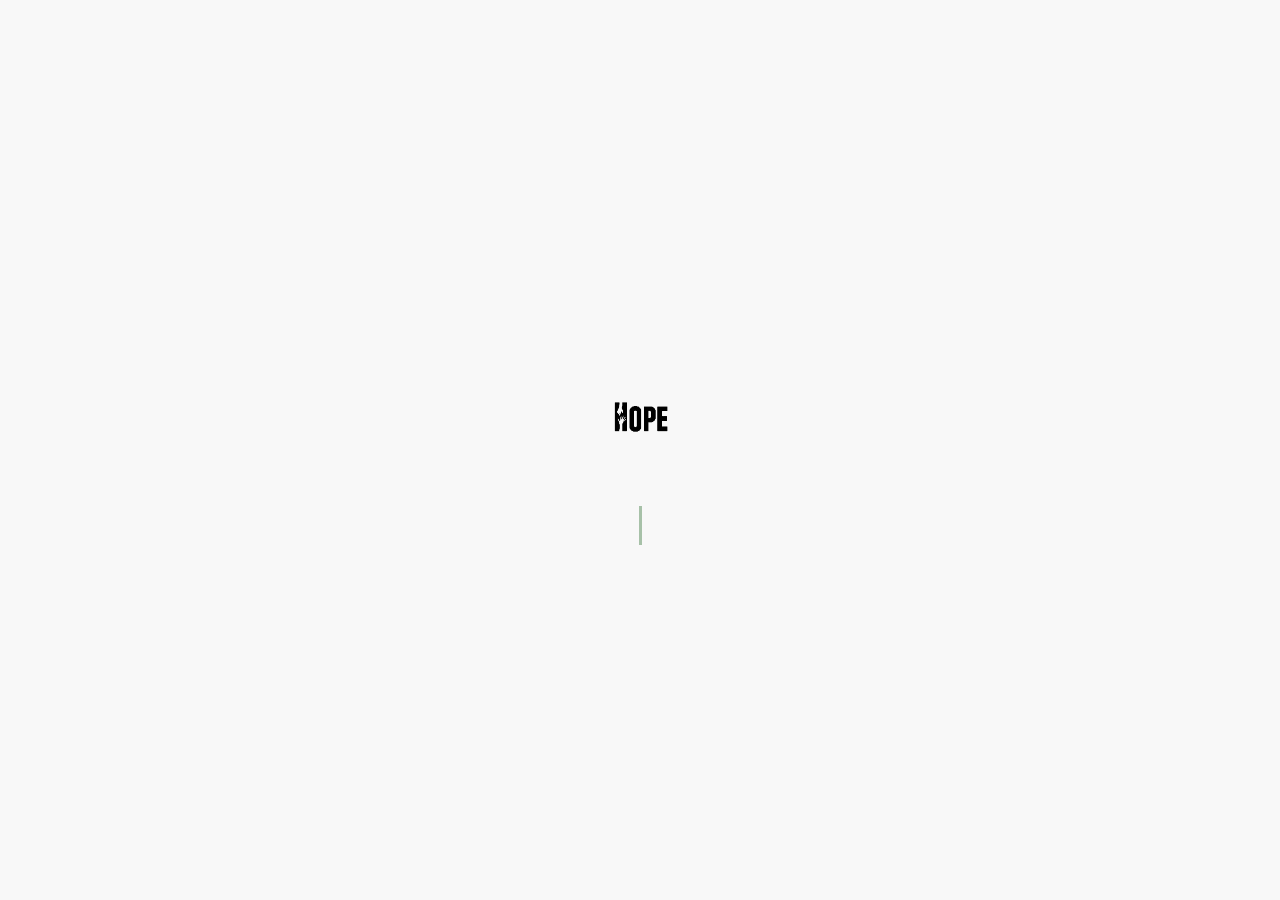
<file: loading.html>
<!DOCTYPE html>
<html lang="en">
<head>
    <meta charset="UTF-8">
    <meta name="viewport" content="width=device-width, initial-scale=1.0">
    <title>Welcome to HopeLink</title>
    <link rel="stylesheet" href="css/styles.css">
    <style>
        .loading-container {
            display: flex;
            flex-direction: column;
            justify-content: center;
            align-items: center;
            height: 100vh;
            background-color: #f8f8f8;
            text-align: center;
            gap: 30px;
        }
        
        .loading-logo {
            height: 120px;
            animation: fadeIn 4s ease-out forwards;
        }
        
        .loading-message {
            font-size: 2rem;
            color: black;
            font-family: "Montserrat", sans-serif;
            font-weight: 700;
            overflow: hidden;
            white-space: nowrap;
            border-right: 3px solid #A7C1A8;
            width: 0;
            animation: 
                typing 5s steps(30, end) forwards,
                blink-caret 0.75s step-end 3;
        }
        
        @keyframes fadeIn {
            from { opacity: 0; transform: translateY(-20px); }
            to { opacity: 1; transform: translateY(0); }
        }
        
        @keyframes typing {
            from { width: 0 }
            to { width: 100% }
        }
        
        @keyframes blink-caret {
            from, to { border-color: transparent }
            50% { border-color: #A7C1A8 }
        }

        @media (max-width: 1024px) {
    .loading-container {
        gap: 25px;
        padding: 15px;
    }
    
    .loading-logo {
        height: 120px;
    }
    
    .loading-message {
        font-size: 1.8rem;
    }
}

@media (max-width: 768px) { 
    .loading-container {
        gap: 20px;
        padding: 15px;
    }
    
    .loading-logo {
        height: 100px;
    }
    
    .loading-message {
        font-size: 1.6rem;
        border-right: 2px solid #A7C1A8;
    }
    
    @keyframes typing {
        from { width: 0 }
        to { width: 100% }
    }
}

@media (max-width: 480px) {
    .loading-container {
        gap: 15px;
        padding: 10px;
    }
    
    .loading-logo {
        height: 70px;
    }
    
    .loading-message {
        font-size: 1.3rem;
        border-right: 2px solid #A7C1A8;
        animation: 
            typing 2s steps(25, end) forwards,
            blink-caret 0.5s step-end 3;
    }
    
    @keyframes fadeIn {
        from { opacity: 0; transform: translateY(-15px); }
        to { opacity: 1; transform: translateY(0); }
    }
}

@media (max-width: 360px) { 
    .loading-container {
        gap: 12px;
        padding: 8px;
    }
    
    .loading-logo {
        height: 90px;
    }
    
    .loading-message {
        font-size: 1.1rem;
        border-right: 1px solid #A7C1A8;
        animation: 
            typing 2s steps(20, end) forwards,
            blink-caret 0.5s step-end 3;
    }
    
    @keyframes fadeIn {
        from { opacity: 0; transform: translateY(-6px); }
        to { opacity: 1; transform: translateY(0); }
    }
}

@media (prefers-reduced-motion: reduce) {
    .loading-logo,
    .loading-message {
        animation: none;
        opacity: 1;
        transform: none;
        border-right: none;
        width: auto;
    }
}

    </style>
</head>
<body>
    <div class="loading-container">
        <img src="images/logo.png" alt="HopeLink Logo" class="loading-logo">
        <div class="loading-message">Joining hearts. Changing lives.</div>
    </div>

    <script>
        setTimeout(() => {
            window.location.href = "home.html";
        }, 3000);
    </script>
</body>
</html>
</file>
<file: css/styles.css>
@import url('https://fonts.googleapis.com/css2?family=Bebas+Neue&family=Emblema+One&family=Montserrat:wght@100..900&family=Roboto:ital,wght@0,100..900;1,100..900&display=swap');

.side-images {
    display: flex;
    flex-direction: column;
    gap: 20px;
}

.left-images {
    margin-right: 30px;
}

.right-images {
    margin-left: 30px;
}

@import url('https://fonts.googleapis.com/css2?family=Dancing+Script&display=swap');
@import url('https://fonts.googleapis.com/css2?family=Josefin+Sans&display=swap');


* {
    margin: 0;
    padding: 0;
    box-sizing: border-box;
    font-family: 'Arial', sans-serif;
}

body {
    background-color: #f8f8f8;
}

nav {
    background-color: #f8f8f8;
    padding: 2px 30px;
    display: flex;
    justify-content: center;
}

.nav-logo {
    display: flex;
    align-items: center;
    gap: 5px;
}

.nav-logo img {
    height: 110px;
}

.nav-logo span {
    color: black;
    font-size: 28px;
    font-weight: bold;
    font-family:'Dancing Script', cursive;
}

.main-content {
    display: flex;
    justify-content: center;
    align-items: center;
    min-height: 80vh;
    padding: 0 30px;
}

.side-image {
    width: 250px;
    height: 200px;
    object-fit: cover;
    border-radius: 60px;
    box-shadow: 0 4px 8px rgba(0,0,0,0.2);
    transition: transform 0.3s;
}

.side-image:hover {
    transform: scale(1.03);
}

.center-text {
    text-align: center;
    max-width: 500px;
    padding: 0 30px;
    margin: 0 70px;
}

.center-text h1 {
    font-size: 3rem;
    color: black;
    margin-bottom: 20px;
    line-height: 1.3;
    font-family: "Montserrat", sans-serif;
    
}

.center-text p {
    font-size: 1.2rem;
    color: #9AA6B2;
    margin-bottom: 30px;
}

.join-btn {
    padding: 12px 35px;
    background: linear-gradient(to right, #C7987C, #E8C7A7);
    color: white;
    border: none;
    font-size: 1rem;
    font-weight: bold;
    cursor: pointer;
    transition: all 0.3s;
    box-shadow: 0 4px 8px rgba(0,0,0,0.1);
    font-family: "Montserrat", sans-serif;
    font-weight: 600;
}

@media (max-width: 1024px) { 
    .nav-logo img {
        height: 80px;
    }
    
    .nav-logo span {
        font-size: 22px;
    }
    
    .main-content {
        min-height: 60vh;
        padding: 0 15px;
    }
    
    .side-image {
        width: 180px;
        height: 140px;
    }
    
    .center-text {
        max-width: 400px;
        margin: 0 30px;
    }
    
    .center-text h1 {
        font-size: 2.2rem;
    }
    
    .center-text p {
        font-size: 1rem;
    }
}

@media (max-width: 768px) { 
    nav {
        padding: 2px 15px;
    }
    
    .nav-logo img {
        height: 70px;
    }
    
    .nav-logo span {
        font-size: 20px;
    }
    
    .main-content {
        flex-direction: column;
        min-height: auto;
        padding: 40px 15px;
        gap: 30px;
    }
    
    .side-images {
        flex-direction: row;
        gap: 20px;
        order: 2;
    }
    
    .left-images, .right-images {
        margin: 0;
    }
    
    .side-image {
        width: 150px;
        height: 120px;
        border-radius: 40px;
    }
    
    .center-text {
        order: 1;
        max-width: 100%;
        margin: 0;
        padding: 0 10px;
    }
    
    .center-text h1 {
        font-size: 2rem;
    }
    
    .center-text p {
        font-size: 1rem;
        margin-bottom: 20px;
    }
    
    .join-btn {
        padding: 9px 25px;
        font-size: 0.9rem;
    }
}

@media (max-width: 480px) { 
    nav {
        padding: 2px 10px;
    }
    
    .nav-logo img {
        height: 90px;
    }
    
    .nav-logo span {
        font-size: 20px;
    }
    
    .main-content {
        padding: 30px 10px;
        gap: 25px;
    }
    
    .side-images {
        gap: 15px;
    }
    
    .side-image {
        width: 130px;
        height: 100px;
        border-radius: 30px;
    }
    
    .center-text h1 {
        font-size: 1.8rem;
        margin-bottom: 12px;
    }
    
    .center-text p {
        font-size: 0.95rem;
        margin-bottom: 18px;
    }
    
    .join-btn {
        padding: 8px 22px;
        font-size: 0.85rem;
    }
}

@media (max-width: 360px) {
    .nav-logo img {
        height: 90px;
    }
    
    .nav-logo span {
        font-size: 18px;
    }
    
    .side-image {
        width: 110px;
        height: 90px;
        border-radius: 25px;
    }
    
    .center-text h1 {
        font-size: 1.6rem;
    }
    
    .center-text p {
        font-size: 0.9rem;
    }
    
    .join-btn {
        padding: 7px 20px;
        font-size: 0.8rem;
    }
}
</file>
<file: css/about.css>
@import url('https://fonts.googleapis.com/css2?family=Bebas+Neue&family=Emblema+One&family=Montserrat:wght@100..900&family=Roboto:ital,wght@0,100..900;1,100..900&display=swap');

* {
    margin: 0;
    padding: 0;
    box-sizing: border-box;
}

body {
    font-family: Arial, Helvetica, sans-serif;
    overflow-x: hidden;
    color: #333;
    line-height: 1.6;
}

.navbar {
    display: flex;
    justify-content: space-between;
    align-items: center;
    padding: 5px 2%;
    position: absolute;
    top: 0;
    left: 0;
    right: 0;
    z-index: 100;
    background: transparent;
}

.nav-logo img {
    height: 110px;
}

.nav-center {
    display: flex;
    gap: 40px;
}

.nav-link {
    text-decoration: none;
    color: black;
    font-size: 1.3rem;
    font-weight: 700;
    transition: all 0.3s;
    padding: 5px 0;
    position: relative;
}

.nav-link:hover {
    color: #C7987C;
    transform: translateY(-2px);
}


.contact-button {
    padding: 10px 30px;
    background: linear-gradient(to right, #C7987C, #E8C7A7);
    color: white;
    text-decoration: none;
    font-weight: 700;
    transition: all 0.3s;
    font-size: 1.2rem;
}

.contact-button:hover {
    transform: translateY(-3px);
    box-shadow: 0 6px 12px rgba(0,0,0,0.15);
}

.about-hero {
    height: 80vh;
    position: relative;
    overflow: hidden;
}

.hero-bg-image {
    width: 100%;
    height: 100%;
    object-fit: cover;
    position: absolute;
    top: 0;
    left: 0;
}

.hero-overlay {
    position: absolute;
    top: 0;
    left: 0;
    width: 100%;
    height: 100%;
    background-color: #578E7E;
    mix-blend-mode: multiply;
}

.hero-content {
    position: relative;
    z-index: 5;
    height: 100%;
    display: flex;
    flex-direction: column;
    justify-content: center;
    align-items: center;
    text-align: center;
    color: white;
}

.hero-content h1 {
    font-size: 4rem;
    margin-top: 150px;
    font-family: "Montserrat", sans-serif;
}

@media (max-width: 1024px) {
    .about-hero {
        height: 70vh;
    }
    
    .hero-content h1 {
        font-size: 3.5rem;
        margin-top: 100px;
    }
}

@media (max-width: 768px) {
    .about-hero {
        height: 60vh;
    }
    
    .hero-content h1 {
        font-size: 3rem;
        margin-top: 70px;
        padding: 0 20px;
    }
}

@media (max-width: 480px) {
    .about-hero {
        height: 50vh;
    }
    
    .hero-content h1 {
        font-size: 2.5rem;
        margin-top: 40px;
        padding: 0 15px;
        line-height: 1.2;
    }
}

@media (max-width: 360px) {
    .about-hero {
        height: 80vh;
    }
    
    .hero-content h1 {
        font-size: 1.8rem;
        margin-top: 40px;
        padding: 0 10px;
    }
}

@media (max-width: 768px) {
    .hero-content {
        padding-top: 60px;
    }
}

.who-we-are {
    padding: 100px 5%;
    background-color: #f8f8f8;
}

.who-we-are-content {
    display: flex;
    max-width: 1200px;
    margin: 0 auto;
    gap: 100px;
    align-items: self-start;
}

.who-we-are-text {
    flex: 1;
    padding-right: 60px;
}

.who-we-are-text h2 {
    font-size: 2.8rem;
    color: #2c3e50;
    margin-bottom: 25px;
    font-family: "Montserrat", sans-serif;
}

.who-we-are-text p {
    font-size: 1.2rem;
    line-height: 1.8;
    margin-bottom: 20px;
    color: #7f8c8d;
}

.who-we-are-images {
    flex: 1;
    position: relative;
    min-height: 400px;
}

.top-image {
    width: 100%;
    height: 250px;
    object-fit: cover;
    border: 5px solid #9EC6F3 ;
}

.side-image {
    position: absolute;
    width: 70%;
    height: 250px;
    object-fit: cover;
    bottom: 0;
    left: -50px;
    border: 5px solid #FFCB61;
}

@media (max-width: 1024px) {
    .who-we-are {
        padding: 80px 4%;
    }
    
    .who-we-are-content {
        gap: 60px;
    }
    
    .who-we-are-text {
        padding-right: 40px;
    }
    
    .who-we-are-text h2 {
        font-size: 2.5rem;
    }
    
    .who-we-are-text p {
        font-size: 1.1rem;
    }
    
    .who-we-are-images {
        min-height: 350px;
    }
    
    .top-image,
    .side-image {
        height: 220px;
    }
    
    .side-image {
        left: -40px;
    }
}

@media (max-width: 768px) {
    .who-we-are {
        padding: 60px 4%;
    }
    
    .who-we-are-content {
        flex-direction: column;
        gap: 40px;
    }
    
    .who-we-are-text {
        padding-right: 0;
        text-align: center;
        order: 2;
    }
    
    .who-we-are-text h2 {
        font-size: 2.2rem;
        margin-bottom: 20px;
    }
    
    .who-we-are-text p {
        font-size: 1.1rem;
        line-height: 1.6;
    }
    
    .who-we-are-images {
        order: 1;
        min-height: 300px;
        width: 100%;
        margin: 0 auto;
        position: relative;
    }
    
    .top-image {
        width: 80%;
        height: 200px;
        margin: 0 auto;
        display: block;
        position: relative;
        z-index: 2;
    }
    
    .side-image {
        position: absolute;
        width: 60%;
        height: 200px;
        bottom: 0;
        left: 10%;
        margin: 0;
        z-index: 1;
    }
}

@media (max-width: 480px) {
    .who-we-are {
        padding: 50px 4%;
    }
    
    .who-we-are-content {
        gap: 30px;
    }
    
    .who-we-are-text h2 {
        font-size: 2rem;
    }
    
    .who-we-are-text p {
        font-size: 1rem;
    }
    
    .who-we-are-images {
        min-height: 250px;
    }
    
    .top-image {
        width: 70%;
        height: 180px;
        right: -55px;
    }
    
    .side-image {
        width: 70%;
        height: 180px;
        left: -8px;
        bottom: 10px;
    }
}

@media (max-width: 360px) {
    .who-we-are {
        padding: 40px 3%;
    }
    
    .who-we-are-text h2 {
        font-size: 1.8rem;
    }
    
    .who-we-are-text p {
        font-size: 0.95rem;
    }
    
    .top-image {
        width: 90%;
        height: 160px;
    }
    
    .side-image {
        width: 70%;
        height: 160px;
        left: 0;
        bottom: 15px;
    }
}
.our-mission {
    padding: 120px 5%;
    background-color: #f8f8f8;
}

.mission-content {
    display: flex;
    max-width: 1200px;
    margin: 0 auto;
    gap: 120px;
    align-items: self-start;
}

.mission-text {
    flex: 1;
}

.mission-text h2 {
    font-size: 2.8rem;
    color: #2c3e50;
    margin-bottom: 25px;
    font-family: "Montserrat", sans-serif;
}

.mission-text p {
    font-size: 1.2rem;
    line-height: 1.8;
    margin-bottom: 20px;
    color: #7f8c8d;
    max-width: 500px;
}

.mission-images {
    flex: 1;
    position: relative;
    min-height: 400px;
}

.mission-main-img {
    width: 90%;
    height: 300px;
    object-fit: cover;
    border: 5px solid #9EC6F3;
}

.mission-overlay-img {
    position: absolute;
    width: 60%;
    height: 250px;
    object-fit: cover;
    bottom: -50px;
    right: -30px;
    border: 5px solid #FFCB61;
}

@media (max-width: 1024px) {
    .our-mission {
        padding: 100px 4%;
    }
    
    .mission-content {
        gap: 80px;
    }
    
    .mission-text h2 {
        font-size: 2.5rem;
    }
    
    .mission-text p {
        font-size: 1.1rem;
        max-width: 450px;
    }
    
    .mission-images {
        min-height: 350px;
    }
    
    .mission-main-img {
        height: 280px;
    }
    
    .mission-overlay-img {
        height: 230px;
        bottom: -40px;
        right: -20px;
    }
}

@media (max-width: 768px) {
    .our-mission {
        padding: 80px 4%;
    }
    
    .mission-content {
        flex-direction: column;
        gap: 50px;
    }
    
    .mission-text {
        text-align: center;
        order: 1;
    }
    
    .mission-text h2 {
        font-size: 2.3rem;
        margin-bottom: 20px;
    }
    
    .mission-text p {
        font-size: 1.1rem;
        max-width: 100%;
        margin: 0 auto 20px;
        line-height: 1.6;
    }
    
    .mission-images {
        order: 2;
        min-height: 300px;
        width: 100%;
        margin: 0 auto;
    }
    
    .mission-main-img {
        width: 85%;
        height: 250px;
        margin: 0 auto;
        display: block;
    }
    
    .mission-overlay-img {
        width: 55%;
        height: 200px;
        bottom: -30px;
        right: 10%;
    }
}

@media (max-width: 480px) {
    .our-mission {
        padding: 60px 4%;
    }
    
    .mission-content {
        gap: 40px;
    }
    
    .mission-text h2 {
        font-size: 2rem;
    }
    
    .mission-text p {
        font-size: 1rem;
    }
    
    .mission-images {
        min-height: 250px;
    }
    
    .mission-main-img {
        width: 85%;
        height: 220px;
        border-width: 4px;
    }
    
    .mission-overlay-img {
        width: 70%;
        height: 180px;
        bottom: -20px;
        right: -5px;
        border-width: 4px;
    }
}

@media (max-width: 360px) {
    .our-mission {
        padding: 50px 3%;
    }
    
    .mission-text h2 {
        font-size: 1.8rem;
    }
    
    .mission-text p {
        font-size: 0.95rem;
    }
    
    .mission-main-img {
        width: 95%;
        height: 200px;
        border-width: 3px;
    }
    
    .mission-overlay-img {
        width: 65%;
        height: 160px;
        bottom: -15px;
        right: 0;
        border-width: 3px;
    }
}

.site-footer {
    background: linear-gradient(135deg, #F8F8F8 0%, #E6EFE6 60%, #D1E3D1 80%);
    color: #2c3e50;
    padding: 90px 0 30px;
}

.footer-container {
    max-width: 1200px;
    margin: 0 auto;
    display: grid;
    grid-template-columns: repeat(auto-fit, minmax(250px, 1fr));
    gap: 40px;
    padding: 0 5%;
}

.footer-column {
    display: flex;
    flex-direction: column;
}


.social-media {
    display: flex;
    gap: 15px;
    margin-top: 10px;
}

.social-icon {
    color: white;
    background-color:#E8C7A7;
    width: 40px;
    height: 40px;
    border-radius: 50%;
    display: flex;
    align-items: center;
    justify-content: center;
    transition: all 0.3s;
    font-size: 1rem;
}

.social-icon:hover {
    background-color: white;
    color: #819A91;
    transform: translateY(-3px);
}

.footer-nav h3 {
    font-size: 1.5rem;
    margin-bottom: 20px;
    position: relative;
    padding-bottom: 10px;
    font-family: "Montserrat", sans-serif;
}

.footer-nav h3::after {
    content: '';
    position: absolute;
    bottom: 0;
    left: 0;
    width: 50px;
    height: 3px;
    background-color: #819A91;
}

.footer-nav ul {
    list-style: none;
    padding: 0;
    margin: 0;
}

.footer-nav li {
    margin-bottom: 12px;
}

.footer-nav a {
    color: #2c3e50;
    text-decoration: none;
    font-size: 1.1rem;
    transition: all 0.3s;
    font-weight: 600;
    display: inline-block;
}

.footer-nav a:hover {
    color: #E8C7A7;
    transform: translateX(5px);
}

.inspirational-text h3 {
    font-size: 1.5rem;
    margin-bottom: 20px;
    position: relative;
    padding-bottom: 10px;
}

.inspirational-text h3::after {
    content: '';
    position: absolute;
    bottom: 0;
    left: 0;
    width: 50px;
    height: 3px;
    background-color: #7f8c8d;
}

.inspiration-message {
    font-size: 1.3rem;
    line-height: 1.6;
    margin: 20px 0;
    position: relative;
    padding-left: 40px;
    flex-grow: 1;
}


.footer-cta {
    padding: 12px 30px;
    background: transparent;
    color: white;
    border: 2px solid white;
    border-radius: 30px;
    font-family: "Montserrat", sans-serif;
    font-size: 1.1rem;
    font-weight: 600;
    cursor: pointer;
    transition: all 0.3s;
    align-self: flex-start;
    margin-top: auto;
}

.footer-cta:hover {
    background: white;
    color: #819A91;
    transform: translateY(-3px);
    box-shadow: 0 5px 15px rgba(0,0,0,0.1);
}

.copyright {
    text-align: center;
    padding: 25px 5% 0;
    margin-top: 40px;
    border-top: 1px solid #7f8c8d;
    font-size: 0.9rem;
    color: #7f8c8d;
}

.footer-logo {
    height: 150px;
    width: auto;
    margin-bottom: 20px;
    max-width: 200px;
    object-fit: contain;
}

@media (max-width: 1024px) {
    .site-footer {
        padding: 70px 0 25px;
    }
    
    .footer-container {
        gap: 30px;
        padding: 0 4%;
    }
    
    .footer-nav h3,
    .inspirational-text h3 {
        font-size: 1.3rem;
    }
    
    .footer-nav a {
        font-size: 1rem;
    }
    
    .inspiration-message {
        font-size: 1.1rem;
        padding-left: 30px;
    }
    
    .footer-cta {
        padding: 10px 25px;
        font-size: 1rem;
    }
}

@media (max-width: 768px) {
    .site-footer {
        padding: 50px 0 20px;
    }
    
    .footer-container {
        grid-template-columns: 1fr;
        gap: 30px;
        text-align: center;
    }
    
    .footer-column {
        align-items: center;
    }
    
    .footer-logo {
        height: 120px;
        margin-bottom: 15px;
    }
    
    .social-media {
        justify-content: center;
        margin-top: 15px;
    }
    
    .footer-nav h3::after,
    .inspirational-text h3::after {
        left: 50%;
        transform: translateX(-50%);
    }
    
    .footer-nav h3,
    .inspirational-text h3 {
        font-size: 1.4rem;
        margin-bottom: 15px;
    }
    
    .footer-nav ul {
        display: flex;
        flex-wrap: wrap;
        justify-content: center;
        gap: 15px;
    }
    
    .footer-nav li {
        margin-bottom: 0;
    }
    
    .footer-nav a {
        font-size: 1rem;
        padding: 5px 0;
    }
    
    .inspiration-message {
        font-size: 1.1rem;
        padding-left: 0;
        text-align: center;
        margin: 15px 0;
    }
    
    .footer-cta {
        align-self: center;
        margin-top: 20px;
    }
    
    .copyright {
        margin-top: 30px;
        padding: 20px 4% 0;
        font-size: 0.85rem;
    }
}

@media (max-width: 480px) {
    .site-footer {
        padding: 40px 0 15px;
    }
    
    .footer-container {
        gap: 25px;
    }
    
    .footer-logo {
        height: 100px;
    }
    
    .social-icon {
        width: 35px;
        height: 35px;
        font-size: 0.9rem;
    }
    
    .footer-nav h3,
    .inspirational-text h3 {
        font-size: 1.3rem;
    }
    
    .footer-nav ul {
        gap: 12px;
    }
    
    .footer-nav a {
        font-size: 0.95rem;
    }
    
    .inspiration-message {
        font-size: 1rem;
        line-height: 1.5;
    }
    
    .footer-cta {
        padding: 8px 20px;
        font-size: 0.95rem;
    }
    
    .copyright {
        margin-top: 25px;
        font-size: 0.8rem;
    }
}

@media (max-width: 360px) {
    .site-footer {
        padding: 30px 0 10px;
    }
    
    .footer-logo {
        height: 80px;
    }
    
    .social-icon {
        width: 30px;
        height: 30px;
        font-size: 0.8rem;
    }
    
    .footer-nav h3,
    .inspirational-text h3 {
        font-size: 1.2rem;
    }
    
    .footer-nav ul {
        gap: 10px;
    }
    
    .footer-nav a {
        font-size: 0.9rem;
    }
    
    .inspiration-message {
        font-size: 0.95rem;
    }
    
    .footer-cta {
        padding: 7px 18px;
        font-size: 0.9rem;
    }
    
    .copyright {
        margin-top: 20px;
        font-size: 0.75rem;
    }
}

.cards-section {
    padding: 100px 5%;
    background-color: #f8f8f8;
    position: relative;
    overflow: hidden;
}

.cards-container {
    display: grid;
    grid-template-columns: repeat(auto-fit, minmax(320px, 1fr));
    gap: 40px;
    max-width: 1200px;
    margin: 0 auto;
    position: relative;
    z-index: 2;
}

.card {
    position: relative;
    height: 400px;
    perspective: 1000px;
    cursor: pointer;
}

.card-bg {
    position: absolute;
    top: 20px;
    left: 20px;
    width: 100%;
    height: 100%;
    background: linear-gradient(45deg, #578E7E, #C7987C);
    border-radius: 20px;
    transition: all 0.4s ease;
    opacity: 0.1;
}

.card:hover .card-bg {
    top: 0;
    left: 0;
    opacity: 0.2;
}

.card-content {
    position: relative;
    width: 100%;
    height: 100%;
    background: white;
    border-radius: 20px;
    padding: 30px;
    box-shadow: 0 20px 40px rgba(0,0,0,0.1);
    overflow: hidden;
    transition: all 0.4s ease;
    display: flex;
    flex-direction: column;
    align-items: center;
}

.card:hover .card-content {
    transform: translateY(-10px) rotateX(5deg);
    box-shadow: 0 30px 60px rgba(0,0,0,0.15);
}

.card-logo {
    width: 60px;
    height: 60px;
    background: linear-gradient(135deg, #578E7E, #C7987C);
    border-radius: 50%;
    display: flex;
    align-items: center;
    justify-content: center;
    margin-bottom: 20px;
    position: relative;
    z-index: 2;
    box-shadow: 0 5px 15px rgba(87, 142, 126, 0.3);
}

.card-logo img {
    width: 80;
    height: 80px;
    object-fit: contain;
    filter: brightness(0) invert(1);
}

.card-content h3 {
    font-size: 1.4rem;
    color: #2c3e50;
    text-align: center;
    margin-bottom: 25px;
    font-family: "Montserrat", sans-serif;
    font-weight: 700;
    position: relative;
    z-index: 2;
}

.card-image {
    width: 100%;
    height: 180px;
    border-radius: 15px;
    overflow: hidden;
    position: relative;
    z-index: 2;
    box-shadow: 0 10px 25px rgba(0,0,0,0.1);
}

.card-image img {
    width: 100%;
    height: 100%;
    object-fit: cover;
    transition: transform 0.6s ease;
}

.card:hover .card-image img {
    transform: scale(1.1);
}

.card-overlay {
    position: absolute;
    bottom: -100%;
    left: 0;
    width: 100%;
    padding: 30px;
    background: linear-gradient(transparent, rgba(87, 142, 126, 0.95));
    color: white;
    text-align: center;
    transition: bottom 0.4s ease;
    z-index: 3;
    border-radius: 20px;
}

.card:hover .card-overlay {
    bottom: 0;
}

.card-overlay p {
    font-size: 1.1rem;
    line-height: 1.6;
    margin: 0;
    font-weight: 500;
}

@media (max-width: 1024px) {
    .cards-section {
        padding: 80px 4%;
    }
    
    .cards-container {
        gap: 30px;
    }
    
    .card {
        height: 380px;
    }
    
    .card-content {
        padding: 25px;
    }
    
    .card-content h3 {
        font-size: 1.3rem;
    }
    
    .card-image {
        height: 160px;
    }
}

@media (max-width: 768px) {
    .cards-section {
        padding: 60px 4%;
    }
    
    .cards-container {
        grid-template-columns: 1fr;
        max-width: 400px;
    }
    
    .card {
        height: 350px;
    }
    
    .card-content {
        padding: 20px;
    }
    
    .card-logo {
        width: 50px;
        height: 50px;
    }
    
    .card-logo img {
        width: 25px;
        height: 25px;
    }
    
    .card-content h3 {
        font-size: 1.2rem;
    }
    
    .card-image {
        height: 150px;
    }
    
    .card-overlay {
        padding: 20px;
    }
    
    .card-overlay p {
        font-size: 1rem;
    }
}

@media (max-width: 480px) {
    .cards-section {
        padding: 50px 4%;
    }
    
    .card {
        height: 320px;
    }
    
    .card-content {
        padding: 18px;
    }
    
    .card-content h3 {
        font-size: 1.1rem;
    }
    
    .card-image {
        height: 140px;
    }
}

@media (max-width: 360px) {
    .cards-section {
        padding: 40px 3%;
    }
    
    .card {
        height: 300px;
    }
    
    .card-content {
        padding: 15px;
    }
    
    .card-content h3 {
        font-size: 1rem;
    }
    
    .card-image {
        height: 130px;
    }
}

.sidebar {
    position: fixed;
    left: -300px;
    top: 0;
    height: 100vh;
    width: 280px;
    background: white;
    box-shadow: 2px 0 20px rgba(0,0,0,0.1);
    transition: left 0.3s ease;
    z-index: 1000;
    display: flex;
    flex-direction: column;
    padding: 20px 0;
}

.sidebar.open {
    left: 0;
}

.sidebar-logo {
    padding: 20px;
    text-align: center;
    border-bottom: 1px solid #eee;
    margin-bottom: 30px;
}

.sidebar-logo img {
    height: 80px;
    width: auto;
}

.sidebar-nav {
    flex: 1;
    padding: 0 20px;
}

.sidebar-link {
    display: flex;
    align-items: center;
    padding: 15px 20px;
    text-decoration: none;
    color: #333;
    border-radius: 8px;
    margin-bottom: 10px;
    transition: all 0.3s ease;
}

.sidebar-link:hover {
    background: #f8f9fa;
    transform: translateX(5px);
}

.sidebar-link.active {
    background: linear-gradient(to right, #578E7E, #819A91);
    color: white;
}

.sidebar-link i {
    font-size: 1.2rem;
    width: 25px;
    margin-right: 15px;
}

.sidebar-link span {
    font-family: "Montserrat", sans-serif;
    font-weight: 600;
    font-size: 1.1rem;
}

.sidebar-contact {
    padding: 20px;
    border-top: 1px solid #eee;
}

.sidebar-contact-btn {
    display: flex;
    align-items: center;
    justify-content: center;
    padding: 12px 11px;
    background: linear-gradient(to right, #C7987C, #E8C7A7);
    color: white;
    text-decoration: none;
    transition: all 0.3s ease;
    font-family: "Montserrat", sans-serif;
    font-weight: 600;
}

.sidebar-contact-btn:hover {
    transform: translateY(-2px);
    box-shadow: 0 5px 15px rgba(199, 151, 124, 0.3);
}

.sidebar-contact-btn i {
    margin-right: 10px;
    font-size: 1.1rem;
}

.sidebar-overlay {
    position: fixed;
    top: 0;
    left: 0;
    width: 100%;
    height: 100%;
    background: rgba(0,0,0,0.5);
    z-index: 999;
    opacity: 0;
    visibility: hidden;
    transition: all 0.3s ease;
}

.sidebar-overlay.open {
    opacity: 1;
    visibility: visible;
}

.sidebar-toggle {
    position: absolute;
    top: 20px;
    left: 20px;
    z-index: 1001;
    border: none;
    width: 50px;
    height: 50px;
    border-radius: 8px;
    cursor: pointer;
    display: none;
    align-items: center;
    justify-content: center;
    background: none;
}

.sidebar-toggle i {
    font-size: 1.8rem;
    color: #C7987C;
}

@media (max-width: 1024px) {
    .navbar {
        display: none;
    }
    
    .sidebar-toggle {
        display: flex;
    }

    body {
        padding-left: 0;
        transition: padding-left 0.3s ease;
    }
    
    .sidebar.open ~ .sidebar-overlay {
        opacity: 1;
        visibility: visible;
    }
}

@media (max-width: 768px) {
    .sidebar {
        width: 250px;
    }
    
    .sidebar-logo img {
        height: 70px;
    }
    
    .sidebar-link {
        padding: 12px 15px;
    }
    
    .sidebar-link span {
        font-size: 1rem;
    }
    
    .sidebar-toggle {
        top: 15px;
        left: 15px;
        width: 45px;
        height: 45px;
    }
}
</file>
<file: css/donate.css>
@import url('https://fonts.googleapis.com/css2?family=Bebas+Neue&family=Emblema+One&family=Montserrat:wght@100..900&family=Roboto:ital,wght@0,100..900;1,100..900&display=swap');

* {
    margin: 0;
    padding: 0;
    box-sizing: border-box;
}

body {
    font-family: Arial, Helvetica, sans-serif;
    overflow-x: hidden;
}

.donate-hero {
    height: 80vh;
    position: relative;
    overflow: hidden;
}

.hero-bg-image {
    width: 100%;
    height: 100%;
    object-fit: cover;
    position: absolute;
    top: 0;
    left: 0;
}

.navbar {
    display: flex;
    justify-content: space-between;
    align-items: center;
    padding: 20px 2%;
    position: relative;
    z-index: 10;
    background: transparent;
}

.nav-logo img {
    height: 110px;
}

.nav-center {
    display: flex;
    gap: 40px;
}

.nav-link {
    text-decoration: none;
    color: black;
    font-size: 1.3rem;
    font-weight: 700;
    transition: all 0.3s;
    padding: 5px 0;
    position: relative;
}

.nav-link:hover {
    color: #C7987C;
    transform: translateY(-2px);
}


.contact-button {
    padding: 10px 30px;
    background: linear-gradient(to right, #C7987C, #E8C7A7);
    color: white;
    text-decoration: none;
    font-weight: 700;
    transition: all 0.3s;
    font-size: 1.2rem;
}

.contact-button:hover {
   transform: translateY(-3px);
    box-shadow: 0 6px 12px rgba(0,0,0,0.15);
}

.hero-content {
    position: relative;
    z-index: 5;
    height: calc(100% - 70px); 
    display: flex;
    flex-direction: column;
    justify-content: center;
    align-items: center;
    text-align: center;
    color: white;
    padding: 0 5%;
}

.hero-content h1 {
     font-size: 3.5rem;
    margin-bottom: 20px;
    color: white;
    font-family: "Montserrat", sans-serif;
}

.hero-content p {
    font-size: 1.3rem;
    margin-bottom: 30px;
    max-width: 600px;
    text-shadow: 0 2px 3px rgba(0,0,0,0.5);
}

.hero-btn {
    padding: 10px 30px;
    background: linear-gradient(to right, #C7987C, #E8C7A7);
    color: white;
    text-decoration: none;
    font-weight: 700;
    transition: all 0.3s;
    font-size: 1.2rem;
}

.hero-btn:hover {
  transform: translateY(-3px);
    box-shadow: 0 6px 12px rgba(0,0,0,0.15);
}

.hero-overlay {
    position: absolute;
    top: 0;
    left: 0;
    width: 100%;
    height: 100%;
    background-color: #578E7E;
    mix-blend-mode: multiply ;
}

@media (max-width: 1024px) {
    .donate-hero {
        height: 70vh;
    }
    
    .nav-logo img {
        height: 95px;
    }
    
    .nav-center {
        gap: 30px;
    }
    
    .nav-link {
        font-size: 1.2rem;
    }
    
    .contact-button {
        padding: 8px 25px;
        font-size: 1.1rem;
    }
    
    .hero-content {
        justify-content: flex-end;
        padding-bottom: 80px;
    }
    
    .hero-content h1 {
        font-size: 3rem;
    }
    
    .hero-content p {
        font-size: 1.2rem;
    }
}

@media (max-width: 768px) {
    .donate-hero {
        height: 60vh;
    }
    
    .navbar {
        padding: 15px 4%;
    }
    
    .nav-logo img {
        height: 80px;
    }
    
    .nav-center {
        gap: 25px;
    }
    
    .nav-link {
        font-size: 1.1rem;
    }
    
    .contact-button {
        padding: 7px 20px;
        font-size: 1rem;
    }
    
    .hero-content {
        padding: 0 4% 60px;
        justify-content: flex-end;
    }
    
    .hero-content h1 {
        font-size: 2.5rem;
        margin-bottom: 15px;
    }
    
    .hero-content p {
        font-size: 1.1rem;
        margin-bottom: 25px;
        max-width: 500px;
    }
    
    .hero-btn {
        padding: 8px 25px;
        font-size: 1.1rem;
    }
}

@media (max-width: 480px) {
    .donate-hero {
        height: 80vh;
    }
    
    .navbar {
        padding: 12px 4%;
    }
    
    .nav-logo img {
        height: 70px;
    }
    
    .nav-center {
        gap: 20px;
    }
    
    .nav-link {
        font-size: 1rem;
    }
    
    .contact-button {
        padding: 6px 18px;
        font-size: 0.95rem;
    }
    
    .hero-content {
        padding: 0 4% 50px;
        justify-content: flex-end;
    }
    
    .hero-content h1 {
        font-size: 2.2rem;
        margin-bottom: 12px;
    }
    
    .hero-content p {
        font-size: 1rem;
        margin-bottom: 20px;
        max-width: 400px;
    }
    
    .hero-btn {
        padding: 7px 22px;
        font-size: 1rem;
    }
}

@media (max-width: 360px) {
    .donate-hero {
        height: 80vh;
    }
    
    .nav-logo img {
        height: 60px;
    }
    
    .nav-center {
        gap: 15px;
    }
    
    .nav-link {
        font-size: 0.95rem;
    }
    
    .contact-button {
        padding: 5px 15px;
        font-size: 0.9rem;
    }
    
    .hero-content {
        padding: 0 4% 40px;
        justify-content: flex-end;
    }
    
    .hero-content h1 {
        font-size: 2rem;
    }
    
    .hero-content p {
        font-size: 0.95rem;
        max-width: 350px;
    }
    
    .hero-btn {
        padding: 6px 20px;
        font-size: 0.95rem;
    }
}

.donation-section {
    padding: 80px 5%;
    background-color: #f8f8f8;
}

.container {
    max-width: 1200px;
    margin: 0 auto;
}

.donation-section h2 {
    font-family: "Montserrat", sans-serif;
    font-size: 2.5rem;
    color: #2c3e50;
    text-align: center;
    margin-bottom: 15px;
}

.donation-section .subtitle {
    font-size: 1.3rem;
    color: #7f8c8d;
    text-align: center;
    margin-bottom: 50px;
    line-height: 1.6;
}

.donation-header {
    max-width: 800px;
    margin: 0 auto 40px;
    text-align: center;
}

.donation-header h3 {
    font-size: 1.8rem;
    color: #2c3e50;
    margin-bottom: 15px;
}

.donation-header p {
    color: #7f8c8d;
    line-height: 1.6;
}

.donation-content {
    display: flex;
    gap: 200px;
    align-items: center;
}

.donation-image {
    flex: 1;
    min-width: 0;
}

.donation-image img {
    width: 80%;
    height: auto;
    object-fit: cover;
    border: 5px solid #E8C7A7;
    border-radius: 8px;
}

.donation-form {
    flex: 1;
    background: white;
    padding: 40px;
    border-radius: 15px;
    box-shadow: 0 10px 30px rgba(0,0,0,0.05);
    min-width: 0; 
}

.section-number {
    text-align: center;
    font-size: 3.5rem;
    font-weight: 700;
    color: #FFCB61;
    margin-bottom: 10px; 
    line-height: 1;
}

.form-group {
    margin-bottom: 25px;
    position: relative;
}

.form-group.floating label {
    position: absolute;
    top: 15px;
    left: 15px;
    color: #7f8c8d;
    transition: all 0.3s;
    pointer-events: none;
    background: white;
    padding: 0 5px;
}

.form-group.floating input:focus + label,
.form-group.floating input:not(:placeholder-shown) + label {
    top: -10px;
    left: 10px;
    font-size: 0.8rem;
    color: #819A91;
}

input {
    width: 100%;
    padding: 15px;
    border: 1px solid #ddd;
    border-radius: 8px;
    font-size: 1rem;
    transition: all 0.3s;
}

input:focus {
    outline: none;
    border-color: #819A91;
    box-shadow: 0 0 0 3px rgba(129,154,145,0.2);
}

.form-row {
    display: flex;
    gap: 20px;
}

.half-width {
    flex: 1;
}

.payment-label {
    display: block;
    margin-bottom: 15px;
    font-weight: 600;
    color: #2c3e50;
}

.payment-options {
    display: flex;
    gap: 15px;
    margin-bottom: 20px;
}

.payment-method {
    flex: 1;
}

.payment-method input {
    display: none;
}

.payment-card {
    border: 2px solid #ddd;
    border-radius: 8px;
    padding: 20px;
    text-align: center;
    cursor: pointer;
    transition: all 0.3s;
}

.payment-card i {
    font-size: 2rem;
    color: #E6B2BA;
    margin-bottom: 10px;
    display: block;
}

.payment-card span {
    font-weight: 600;
    color: #2c3e50;
}

.payment-method input:checked + .payment-card {
    border-color: #E6B2BA;
    background-color: rgba(154, 129, 155, 0.1);
}

.payment-method input:checked + .payment-card i,
.payment-method input:checked + .payment-card span {
    color: #8A2D3B;
}

.donate-submit {
    width: 50%;
    padding: 15px;
    background: linear-gradient(135deg, #E6B2BA, #8A2D3B);
    color: white;
    border: none;
    border-radius: 5px;
    font-size: 1.1rem;
    font-weight: 600;
    cursor: pointer;
    transition: all 0.3s;
    margin-top: 30px;
    justify-content: center;
    gap: 10px;
}

.donate-submit:hover {
     transform: translateY(-3px);
    box-shadow: 0 5px 15px rgba(0,0,0,0.1);
    background: linear-gradient(135deg, #8A2D3B, #E6B2BA);
}

@media (max-width: 1024px) {
    .donation-section {
        padding: 60px 4%;
    }
    
    .donation-content {
        gap: 80px;
    }
    
    .donation-section h2 {
        font-size: 2.2rem;
    }
    
    .donation-section .subtitle {
        font-size: 1.2rem;
        margin-bottom: 40px;
    }
    
    .donation-header h3 {
        font-size: 1.6rem;
    }
    
    .donation-form {
        padding: 35px;
    }
    
    .section-number {
        font-size: 3rem;
    }
}

@media (max-width: 768px) {
    .donation-section {
        padding: 50px 4%;
    }
    
    .donation-content {
        flex-direction: column;
        gap: 40px;
    }
    
    .donation-section h2 {
        font-size: 2rem;
    }
    
    .donation-section .subtitle {
        font-size: 1.1rem;
        margin-bottom: 30px;
    }
    
    .donation-header {
        margin-bottom: 30px;
    }
    
    .donation-header h3 {
        font-size: 1.5rem;
    }
    
    .donation-image {
        order: 2;
        text-align: center;
    }
    
    .donation-image img {
        width: 70%;
        max-width: 400px;
    }
    
    .donation-form {
        order: 1;
        padding: 30px;
        width: 100%; 
        max-width: none;
        margin: 0;
        box-sizing: border-box;
    }
    
    .section-number {
        font-size: 2.5rem;
    }
    
    .form-row {
        flex-direction: column;
        gap: 15px;
    }
    
    .payment-options {
        flex-direction: column;
        gap: 10px;
    }
    
    .donate-submit {
        width: 100%;
        margin-top: 20px;
        padding: 16px;
    }
}

@media (max-width: 480px) {
    .donation-section {
        padding: 40px 0;
    }
    
    .container {
        padding: 0 4%; 
    }
    
    .donation-section h2 {
        font-size: 1.8rem;
    }
    
    .donation-section .subtitle {
        font-size: 1rem;
        margin-bottom: 25px;
    }
    
    .donation-header h3 {
        font-size: 1.3rem;
    }
    
    .donation-header p {
        font-size: 0.95rem;
    }
    
    .donation-image img {
        width: 85%;
        border-width: 4px;
    }
    
    .donation-form {
        padding: 25px;
        border-radius: 0;
        margin: 0 -4%; 
        width: calc(90% + 7%);
    }
    
    .section-number {
        font-size: 2.2rem;
    }
    
    .form-group {
        margin-bottom: 20px;
    }
    
    input {
        padding: 14px;
        font-size: 1rem;
    }
    
    .payment-card {
        padding: 18px;
    }
    
    .payment-card i {
        font-size: 1.8rem;
    }
    
    .donate-submit {
        padding: 14px;
        font-size: 1.1rem;
    }
}

@media (max-width: 360px) {
    .donation-section {
        padding: 30px 0;
    }
    
    .container {
        padding: 0 3%;
    }
    
    .donation-section h2 {
        font-size: 1.6rem;
    }
    
    .donation-section .subtitle {
        font-size: 0.95rem;
    }
    
    .donation-header h3 {
        font-size: 1.2rem;
    }
    
    .donation-form {
        padding: 22px;
        margin: 0 -3%;
        width: calc(90% + 6%);
    }
    
    .section-number {
        font-size: 2rem;
    }
    
    input {
        padding: 12px;
        font-size: 0.95rem;
    }
    
    .payment-card {
        padding: 16px;
    }
    
    .payment-card i {
        font-size: 1.6rem;
    }
    
    .donate-submit {
        padding: 12px;
        font-size: 1rem;
    }
}

.item-donation {
    padding: 80px 5%;
    background-color: #f8f8f8;
}

.item-donation h2 {
    font-family: "Montserrat", sans-serif;
    font-size: 1.8rem;
    color: #2c3e50;
    text-align: center;
    margin-bottom: 15px;
}

.item-donation .subtitle {
    font-size: 1.2rem;
    color: #7f8c8d;
    text-align: center;
    max-width: 800px;
    margin: 0 auto 50px;
    line-height: 1.6;
}

.donation-container {
    display: flex;
    gap: 40px;
    max-width: 1200px;
    margin: 0 auto;
}

.donation-info {
    flex: 1;
}

.address-card {
    background: #f8f8f8;
    padding: 20px;
    border-radius: 10px;
    margin-bottom: 30px;
    border: 2px solid #E8C7A7;
}

.address-card h3 {
    color: #2c3e50;
    margin-bottom: 15px;
    font-size: 1.5rem;
}

.address-card p {
    line-height: 1.5;
}

.dropoff-points {
    margin-bottom: 40px;
}

.dropoff-points h3 {
    color: #2c3e50;
    margin-bottom: 15px;
    font-size: 1.5rem;
}

.location {
    margin-bottom: 30px;
    padding-left: 20px;
    border-left: 3px solid #E6B2BA;
}

.location h4 {
    color: #8A2D3B;
    margin-bottom: 10px;
}

.donation-items h5 {
    color: #2c3e50;
    font-size: 1.5rem;
    margin-bottom: 10px;
}

.donation-items ul {
    list-style: none;
    padding-left: 0;
}

.donation-items li {
    margin-bottom: 12px;
    align-content: center;
    gap: 10px;
    color: #2c3e50;
}

.donation-items i {
    color: #9EC6F3;
    width: 20px;
}

.donation-form {
    flex: 1;
    background: #f8f8f8;
    padding: 30px;
    border-radius: 10px;
    border: 2px solid #E8C7A7;
}

.donation-form h3 {
    color: #2c3e50;
    margin-bottom: 25px;
    text-align: center;
    font-size: 1.5rem;
}

.form-group {
    margin-bottom: 25px;
}

.form-group.floating label {
    position: absolute;
    top: 15px;
    left: 15px;
    color: #7f8c8d;
    transition: all 0.3s;
    pointer-events: none;
}

.form-group.floating input:focus + label,
.form-group.floating input:not(:placeholder-shown) + label {
    top: -10px;
    left: 10px;
    font-size: 0.8rem;
    background: #f8f8f8;
    padding: 0 5px;
    color: #819A91;
}

.checkbox-group, .radio-group {
    display: flex;
    flex-direction: column;
    gap: 12px;
    margin-top: 10px;
}

.checkbox-option, .radio-option {
    display: flex;
    align-items: center;
    gap: 10px;
    cursor: pointer;
    color: #2c3e50;
}

.checkbox-option input, .radio-option input {
    position: absolute;
    opacity: 0;
    cursor: pointer;
}

.checkmark {
    height: 20px;
    width: 20px;
    background-color: white;
    border: 3px solid #E6B2BA;
    border-radius: 4px;
    position: relative;
}

.radiomark {
    height: 20px;
    width: 20px;
    background-color: white;
    border: 3px solid #E6B2BA;
    border-radius: 50%;
    position: relative;
}

.checkbox-option:hover input ~ .checkmark,
.radio-option:hover input ~ .radiomark {
    background-color: #f1f1f1;
}

.checkbox-option input:checked ~ .checkmark {
    background-color: #8A2D3B;
}

.checkbox-option input:checked ~ .checkmark:after {
    content: "";
    position: absolute;
    left: 6px;
    top: 2px;
    width: 5px;
    height: 10px;
    border: solid white;
    border-width: 0 2px 2px 0;
    transform: rotate(45deg);
}

.radio-option input:checked ~ .radiomark {
    background-color: white;
    border-color: #8A2D3B;
}

.radio-option input:checked ~ .radiomark:after {
    content: "";
    position: absolute;
    top: 3px;
    left: 3px;
    width: 10px;
    height: 10px;
    border-radius: 50%;
    background: #8A2D3B;
}

.submit-btn-donate {
    width: 40%;
    padding: 15px;
    background: linear-gradient(135deg, #E6B2BA, #8A2D3B);
    color: white;
    border: none;
    border-radius: 5px;
    font-size: 1.1rem;
    font-weight: 600;
    cursor: pointer;
    transition: all 0.3s;
    margin-top: 30px;
    justify-content: center;
    gap: 10px;
}

.submit-btn-donate:hover {
    transform: translateY(-3px);
    box-shadow: 0 5px 15px rgba(0,0,0,0.1);
    background: linear-gradient(135deg, #8A2D3B, #E6B2BA);
}

@media (max-width: 1024px) {
    .item-donation {
        padding: 60px 4%;
    }
    
    .donation-container {
        gap: 30px;
    }
    
    .item-donation h2 {
        font-size: 1.6rem;
    }
    
    .item-donation .subtitle {
        font-size: 1.1rem;
        margin-bottom: 40px;
    }
    
    .donation-form {
        padding: 25px;
    }
    
    .submit-btn-donate {
        width: 50%;
    }
}

@media (max-width: 768px) {
    .item-donation {
        padding: 50px 0; 
    }
    
    .donation-container {
        flex-direction: column;
        gap: 30px;
        padding: 0 4%; 
        max-width: none; 
        width: 100%;
    }
    
    .item-donation h2 {
        font-size: 1.5rem;
    }
    
    .item-donation .subtitle {
        font-size: 1rem;
        margin-bottom: 30px;
        max-width: none; 
    }
    
    .address-card {
        padding: 18px;
        margin-bottom: 25px;
    }
    
    .address-card h3,
    .dropoff-points h3,
    .donation-items h5,
    .donation-form h3 {
        font-size: 1.3rem;
    }
    
    .location {
        margin-bottom: 25px;
        padding-left: 15px;
    }
    
    .donation-form {
        padding: 25px;
        order: -1;
        width: 100%;
        max-width: none; 
        margin: 0; 
        border-radius: 0; 
        box-sizing: border-box; 
        border-left: none;
        border-right: none;
      
    }
    
    .form-group {
        margin-bottom: 20px;
    }
    
    .checkbox-group,
    .radio-group {
        gap: 10px;
    }
    
    .submit-btn-donate {
        width: 100%;
        margin-top: 25px;
        padding: 14px;
        font-size: 1rem;
    }
}

@media (max-width: 480px) {
    .item-donation {
        padding: 40px 0;
    }
    
    .donation-container {
        padding: 0 4%;
    }
    
    .item-donation h2 {
        font-size: 1.4rem;
    }
    
    .item-donation .subtitle {
        font-size: 0.95rem;
        margin-bottom: 25px;
    }
    
    .address-card {
        padding: 15px;
        margin-bottom: 20px;
    }
    
    .address-card h3,
    .dropoff-points h3,
    .donation-items h5,
    .donation-form h3 {
        font-size: 1.2rem;
        margin-bottom: 12px;
    }
    
    .location {
        margin-bottom: 20px;
        padding-left: 12px;
    }
    
    .location h4 {
        font-size: 1.1rem;
    }
    
    .donation-form {
        padding: 20px;
    }
    
    .donation-items li {
        font-size: 0.95rem;
        margin-bottom: 10px;
    }
    
    .form-group.floating label {
        top: 12px;
        left: 12px;
        font-size: 0.9rem;
    }
    
    input {
        padding: 12px;
        font-size: 0.95rem;
    }
    
    .checkmark,
    .radiomark {
        height: 18px;
        width: 18px;
    }
    
    .submit-btn-donate {
        padding: 12px;
        font-size: 0.95rem;
    }
}

@media (max-width: 360px) {
    .item-donation {
        padding: 30px 0;
    }
    
    .donation-container {
        padding: 0 3%;
    }
    
    .item-donation h2 {
        font-size: 1.3rem;
    }
    
    .item-donation .subtitle {
        font-size: 0.9rem;
    }
    
    .address-card {
        padding: 12px;
    }
    
    .address-card h3,
    .dropoff-points h3,
    .donation-items h5,
    .donation-form h3 {
        font-size: 1.1rem;
    }
    
    .donation-form {
        padding: 18px;
    }
    
    input {
        padding: 10px;
        font-size: 0.9rem;
    }
    
    .submit-btn-donate {
        padding: 10px;
        font-size: 0.9rem;
    }
}

.solidarity-band {
    padding: 2rem 0;
    margin: 5rem 0;
    width: 100%;
    position: relative;
    overflow: hidden;
}

.solidarity-band::before {
    content: "";
    position: absolute;
    top: 0;
    left: 0;
    width: 100%;
    height: 100%;
    z-index: 0;
}

.solidarity-band .container {
    position: relative;
    z-index: 1;
}

.solidarity-message {
    text-align:left;
    font-size: 1.8rem; 
    color: #2c3e50;
    margin: 0;
    font-weight: 600;
    line-height: 1.8;
    text-shadow: 0 1px 2px rgba(255,255,255,0.5);
    padding: 0 2rem;
    font-family: "Montserrat", sans-serif;
    font-weight: 700;
}

.solidarity-message i {
    margin-right: 15px;
    color: #FFCB61;
    font-size: 1.8rem;
    vertical-align: middle;
}

@media (max-width: 1024px) {
    .item-donation {
        padding: 60px 4%;
    }
    
    .donation-container {
        gap: 30px;
    }
    
    .item-donation h2 {
        font-size: 1.6rem;
    }
    
    .item-donation .subtitle {
        font-size: 1.1rem;
        margin-bottom: 40px;
    }
    
    .donation-form {
        padding: 25px;
    }
    
    .submit-btn-donate {
        width: 50%;
    }
}

@media (max-width: 768px) {
    .item-donation {
        padding: 50px 4%;
    }
    
    .donation-container {
        flex-direction: column;
        gap: 30px;
    }
    
    .item-donation h2 {
        font-size: 1.5rem;
    }
    
    .item-donation .subtitle {
        font-size: 1rem;
        margin-bottom: 30px;
    }
    
    .address-card {
        padding: 18px;
        margin-bottom: 25px;
    }
    
    .address-card h3,
    .dropoff-points h3,
    .donation-items h5,
    .donation-form h3 {
        font-size: 1.3rem;
    }
    
    .location {
        margin-bottom: 25px;
        padding-left: 15px;
    }
    
    .donation-form {
        padding: 25px;
        order: -1; 
        width: calc(90% + 7%); 
    }
    
    .form-group {
        margin-bottom: 20px;
    }
    
    .checkbox-group,
    .radio-group {
        gap: 10px;
    }
    
    .submit-btn-donate {
        width: 100%;
        margin-top: 25px;
        padding: 14px;
        font-size: 1rem;
    }
    

    .solidarity-band {
        margin: 3rem 0;
        padding: 1.5rem 0;
    }
    
    .solidarity-message {
        font-size: 1.4rem;
        padding: 0 1.5rem;
        text-align: center;
    }
    
    .solidarity-message i {
        font-size: 1.4rem;
        margin-right: 10px;
    }
}

@media (max-width: 480px) {
    .item-donation {
        padding: 40px 4%;
    }
    
    .item-donation h2 {
        font-size: 1.4rem;
    }
    
    .item-donation .subtitle {
        font-size: 0.95rem;
        margin-bottom: 25px;
    }
    
    .address-card {
        padding: 15px;
        margin-bottom: 20px;
    }
    
    .address-card h3,
    .dropoff-points h3,
    .donation-items h5,
    .donation-form h3 {
        font-size: 1.2rem;
        margin-bottom: 12px;
    }
    
    .location {
        margin-bottom: 20px;
        padding-left: 12px;
    }
    
    .location h4 {
        font-size: 1.1rem;
    }
    
    .donation-form {
        padding: 20px;
        width: calc(90% + 7%); 
    }
    
    .donation-items li {
        font-size: 0.95rem;
        margin-bottom: 10px;
    }
    
    .form-group.floating label {
        top: 12px;
        left: 12px;
        font-size: 0.9rem;
    }
    
    input {
        padding: 12px;
        font-size: 0.95rem;
    }
    
    .checkmark,
    .radiomark {
        height: 20px;
        width: 20px;
    }
    
    .submit-btn-donate {
        padding: 12px;
        font-size: 0.95rem;
    }
    
    .solidarity-band {
        margin: 2.5rem 0;
        padding: 1.2rem 0;
    }
    
    .solidarity-message {
        font-size: 1.2rem;
        padding: 0 1rem;
        line-height: 1.6;
    }
    
    .solidarity-message i {
        font-size: 1.2rem;
        margin-right: 8px;
    }
}

@media (max-width: 360px) {
    .item-donation {
        padding: 30px 3%;
    }
    
    .item-donation h2 {
        font-size: 1.3rem;
    }
    
    .item-donation .subtitle {
        font-size: 0.9rem;
    }
    
    .address-card {
        padding: 12px;
    }
    
    .address-card h3,
    .dropoff-points h3,
    .donation-items h5,
    .donation-form h3 {
        font-size: 1.1rem;
    }
    
    .donation-form {
        padding: 18px;
    }
    
    input {
        padding: 10px;
        font-size: 0.9rem;
    }
    
    .submit-btn-donate {
        padding: 10px;
        font-size: 0.9rem;
    }
    
    .solidarity-message {
        font-size: 1.1rem;
    }
    
    .solidarity-message i {
        font-size: 1.1rem;
    }
}


.volunteer-section {
    padding: 80px 5%;
    background-color: #f8f8f8;
    position: relative;
}

.volunteer-section h2 {
    font-family: "Montserrat", sans-serif;
    font-size: 1.8rem;
    color: #2c3e50;
    text-align: center;
    margin-bottom: 15px;
}

.volunteer-section .subtitle {
    font-size: 1.3rem;
    color: #7f8c8d;
    text-align: center;
    margin-bottom: 50px;
    line-height: 1.6;
    max-width: 800px;
    margin-left: auto;
    margin-right: auto;
}

.volunteer-container {
    display: flex;
    gap: 40px;
    max-width: 1200px;
    margin: 0 auto;
}

.volunteer-info {
    flex: 1;
    padding: 30px;
}

.volunteer-info h3 {
    font-size: 1.8rem;
    color: #2c3e50;
    margin-bottom: 20px;
}

.volunteer-info p {
    color: #7f8c8d;
    line-height: 1.6;
    font-size: 1.1rem;
}

.volunteer-form {
    flex: 1;
    background: #f8f8f8;
    padding: 40px;
    border-radius: 8px;
    border: 2px solid #E8C7A7;
    box-shadow: 0 10px 30px rgba(0,0,0,0.05);
}

.submit-btn-volunteer {
    width: 50%;
    padding: 15px;
    background: linear-gradient(135deg, #E6B2BA, #8A2D3B);
    color: white;
    border: none;
    border-radius: 5px;
    font-size: 1.1rem;
    font-weight: 600;
    cursor: pointer;
    transition: all 0.3s;
    margin-top: 20px;
    display: flex;
    align-items: center;
    justify-content: center;
    gap: 10px;
}

.submit-btn-volunteer:hover {
    transform: translateY(-3px);
    box-shadow: 0 5px 15px rgba(0,0,0,0.1);
    background: linear-gradient(135deg, #8A2D3B, #E6B2BA);
}

@media (max-width: 1024px) {
    .volunteer-section {
        padding: 60px 4%;
    }
    
    .volunteer-container {
        gap: 30px;
    }
    
    .volunteer-section h2 {
        font-size: 1.6rem;
    }
    
    .volunteer-section .subtitle {
        font-size: 1.2rem;
        margin-bottom: 40px;
    }
    
    .volunteer-info {
        padding: 25px;
    }
    
    .volunteer-info h3 {
        font-size: 1.6rem;
    }
    
    .volunteer-form {
        padding: 30px;
    }
    
    .submit-btn-volunteer {
        width: 60%;
    }
}

@media (max-width: 768px) {
    .volunteer-section {
        padding: 50px 0;
    }
    
    .volunteer-container {
        flex-direction: column;
        gap: 30px;
        padding: 0 4%; 
        max-width: none; 
        width: 100%;
    }
    
    .volunteer-section h2 {
        font-size: 1.5rem;
    }
    
    .volunteer-section .subtitle {
        font-size: 1.1rem;
        margin-bottom: 30px;
        max-width: none; 
    }
    
    .volunteer-info {
        padding: 20px;
        order: 2;
    }
    
    .volunteer-info h3 {
        font-size: 1.4rem;
        margin-bottom: 15px;
    }
    
    .volunteer-info p {
        font-size: 1rem;
    }
    
    .volunteer-form {
        order: 1;
        padding: 25px;
        width: 100%; 
        max-width: none; 
        margin: 0;
        border-radius: 0; 
        box-sizing: border-box; 
        border-left: none;
        border-right: none;
        box-shadow: none;
    }
    
    .submit-btn-volunteer {
        width: 100%;
        margin-top: 20px;
        padding: 14px;
        font-size: 1rem;
    }
}

@media (max-width: 480px) {
    .volunteer-section {
        padding: 40px 0;
    }
    
    .volunteer-container {
        padding: 0 4%;
    }
    
    .volunteer-section h2 {
        font-size: 1.4rem;
    }
    
    .volunteer-section .subtitle {
        font-size: 1rem;
        margin-bottom: 25px;
    }
    
    .volunteer-info {
        padding: 15px;
    }
    
    .volunteer-info h3 {
        font-size: 1.3rem;
    }
    
    .volunteer-info p {
        font-size: 0.95rem;
    }
    
    .volunteer-form {
        padding: 20px;
    }
    
    .form-group {
        margin-bottom: 20px;
    }
    
    input, textarea, select {
        padding: 12px;
        font-size: 0.95rem;
    }
    
    .submit-btn-volunteer {
        padding: 12px;
        font-size: 0.95rem;
    }
}

@media (max-width: 360px) {
    .volunteer-section {
        padding: 30px 0;
    }
    
    .volunteer-container {
        padding: 0 3%;
    }
    
    .volunteer-section h2 {
        font-size: 1.3rem;
    }
    
    .volunteer-section .subtitle {
        font-size: 0.95rem;
    }
    
    .volunteer-info {
        padding: 12px;
    }
    
    .volunteer-info h3 {
        font-size: 1.2rem;
    }
    
    .volunteer-info p {
        font-size: 0.9rem;
    }
    
    .volunteer-form {
        padding: 18px;
    }
    
    input, textarea, select {
        padding: 10px;
        font-size: 0.9rem;
    }
    
    .submit-btn-volunteer {
        padding: 10px;
        font-size: 0.9rem;
    }
}

.gratitude-section {
    padding: 80px 5%;
    background-color: #f8f8f8;
    text-align: center;
    border-top: 1px solid #E8C7A7;
}

.gratitude-content {
    max-width: 800px;
    margin: 0 auto;
}

.gratitude-section h3 {
    font-family: "Montserrat", sans-serif;
    font-size: 2rem;
    color: #8A2D3B;
    margin-bottom: 30px;
    position: relative;
    display: inline-block;
}

.gratitude-section h3:after {
    content: "";
    position: absolute;
    bottom: -15px;
    left: 50%;
    transform: translateX(-50%);
    width: 100px;
    height: 3px;
    background-color: #7f8c8d;
}

.gratitude-message {
    font-size: 1.2rem;
    line-height: 1.8;
    color: #2c3e50;
    margin-bottom: 30px;
}

.heart-icon {
    color: #E6B2BA;
    font-size: 2.5rem;
    animation: pulse 1.2s infinite;
}

@keyframes pulse {
    0% { transform: scale(1); }
    50% { transform: scale(1.1); }
    100% { transform: scale(1); }
}

@media (max-width: 1024px) {
    .gratitude-section {
        padding: 60px 4%;
    }
    
    .gratitude-section h3 {
        font-size: 1.8rem;
    }
    
    .gratitude-message {
        font-size: 1.1rem;
    }
    
    .heart-icon {
        font-size: 2.2rem;
    }
}

@media (max-width: 768px) {
    .gratitude-section {
        padding: 50px 4%;
    }
    
    .gratitude-content {
        padding: 0 20px;
    }
    
    .gratitude-section h3 {
        font-size: 1.6rem;
        margin-bottom: 25px;
    }
    
    .gratitude-section h3:after {
        bottom: -12px;
        width: 80px;
        height: 2px;
    }
    
    .gratitude-message {
        font-size: 1.1rem;
        line-height: 1.6;
        margin-bottom: 25px;
    }
    
    .heart-icon {
        font-size: 2rem;
    }
}

@media (max-width: 480px) {
    .gratitude-section {
        padding: 40px 4%;
    }
    
    .gratitude-content {
        padding: 0 15px;
    }
    
    .gratitude-section h3 {
        font-size: 1.4rem;
        margin-bottom: 20px;
    }
    
    .gratitude-section h3:after {
        bottom: -10px;
        width: 60px;
    }
    
    .gratitude-message {
        font-size: 1rem;
        line-height: 1.5;
        margin-bottom: 20px;
    }
    
    .heart-icon {
        font-size: 1.8rem;
    }

    @keyframes pulse {
        0% { transform: scale(1); }
        50% { transform: scale(1.05); }
        100% { transform: scale(1); }
    }
}

@media (max-width: 360px) {
    .gratitude-section {
        padding: 30px 3%;
    }
    
    .gratitude-content {
        padding: 0 10px;
    }
    
    .gratitude-section h3 {
        font-size: 1.3rem;
    }
    
    .gratitude-message {
        font-size: 0.95rem;
    }
    
    .heart-icon {
        font-size: 1.6rem;
    }
}

.sidebar {
    position: fixed;
    left: -300px;
    top: 0;
    height: 100vh;
    width: 280px;
    background: white;
    box-shadow: 2px 0 20px rgba(0,0,0,0.1);
    transition: left 0.3s ease;
    z-index: 1000;
    display: flex;
    flex-direction: column;
    padding: 20px 0;
}

.sidebar.open {
    left: 0;
}

.sidebar-logo {
    padding: 20px;
    text-align: center;
    border-bottom: 1px solid #eee;
    margin-bottom: 30px;
}

.sidebar-logo img {
    height: 80px;
    width: auto;
}

.sidebar-nav {
    flex: 1;
    padding: 0 20px;
}

.sidebar-link {
    display: flex;
    align-items: center;
    padding: 15px 20px;
    text-decoration: none;
    color: #333;
    border-radius: 8px;
    margin-bottom: 10px;
    transition: all 0.3s ease;
}

.sidebar-link:hover {
    background: #f8f9fa;
    transform: translateX(5px);
}

.sidebar-link.active {
    background: linear-gradient(to right, #578E7E, #819A91);
    color: white;
}

.sidebar-link i {
    font-size: 1.2rem;
    width: 25px;
    margin-right: 15px;
}

.sidebar-link span {
    font-family: "Montserrat", sans-serif;
    font-weight: 600;
    font-size: 1.1rem;
}

.sidebar-contact {
    padding: 20px;
    border-top: 1px solid #eee;
}

.sidebar-contact-btn {
    display: flex;
    align-items: center;
    justify-content: center;
    padding: 12px 12px;
    background: linear-gradient(to right, #C7987C, #E8C7A7);
    color: white;
    text-decoration: none;
    transition: all 0.3s ease;
    font-family: "Montserrat", sans-serif;
    font-weight: 600;
}

.sidebar-contact-btn:hover {
    transform: translateY(-2px);
    box-shadow: 0 5px 15px rgba(199, 151, 124, 0.3);
}

.sidebar-contact-btn i {
    margin-right: 10px;
    font-size: 1.1rem;
}

.sidebar-overlay {
    position: fixed;
    top: 0;
    left: 0;
    width: 100%;
    height: 100%;
    background: rgba(0,0,0,0.5);
    z-index: 999;
    opacity: 0;
    visibility: hidden;
    transition: all 0.3s ease;
}

.sidebar-overlay.open {
    opacity: 1;
    visibility: visible;
}

.sidebar-toggle {
    position: absolute;
    top: 20px;
    left: 20px;
    z-index: 1001;
    border: none;
    width: 50px;
    height: 50px;
    border-radius: 8px;
    cursor: pointer;
    display: none;
    align-items: center;
    justify-content: center;
    background: none;
}

.sidebar-toggle i {
    font-size: 1.8rem;
    color: #C7987C;
}

@media (max-width: 1024px) {
    .navbar {
        display: none;
    }
    
    .sidebar-toggle {
        display: flex;
    }
    
    
    body {
        padding-left: 0;
        transition: padding-left 0.3s ease;
    }
    
    .sidebar.open ~ .sidebar-overlay {
        opacity: 1;
        visibility: visible;
    }
}

@media (max-width: 768px) {
    .sidebar {
        width: 250px;
    }
    
    .sidebar-logo img {
        height: 70px;
    }
    
    .sidebar-link {
        padding: 12px 15px;
    }
    
    .sidebar-link span {
        font-size: 1rem;
    }
    
    .sidebar-toggle {
        top: 15px;
        left: 15px;
        width: 45px;
        height: 45px;
    }
}
</file>
<file: css/home.css>
@import url('https://fonts.googleapis.com/css2?family=Bebas+Neue&family=Emblema+One&family=Montserrat:wght@100..900&family=Roboto:ital,wght@0,100..900;1,100..900&display=swap');

* {
    margin: 0;
    padding: 0;
    box-sizing: border-box;
}

body {
    font-family: Arial, Helvetica, sans-serif;
    background: linear-gradient(135deg, #F8F8F8 0%, #E6EFE6 30%, #D1E3D1 100%);
}

html {
    scroll-behavior: smooth;
}

.navbar {
    display: flex;
    justify-content: space-between;
    align-items: center;
    padding: 5px 2%;
    position: relative;
    z-index: 10;
}

.nav-logo img {
    height: 110px;
}

.nav-center {
    display: flex;
    gap: 40px;
}

.nav-link {
    text-decoration: none;
    color: black;
    font-size: 1.3rem;
    font-weight: 700;
    transition: all 0.3s;
    padding: 5px 0;
    position: relative;
}

.nav-link:hover {
    color: #C7987C;
    transform: translateY(-2px);
}

.contact-button {
    padding: 10px 30px;
    background: linear-gradient(to right, #C7987C, #E8C7A7);
    color: white;
    text-decoration: none;
    font-weight: 700;
    transition: all 0.3s;
    font-size: 1.2rem;
}

.contact-button:hover {
    transform: translateY(-3px);
    box-shadow: 0 6px 12px rgba(0,0,0,0.15);
}

.hero-section {
    display: flex;
    justify-content: space-between;
    align-items: center;
    padding: 50px 5%;
    min-height: calc(100vh - 180px);
    gap: 40px;
    position: relative;
    margin-bottom: 5px;
}

.hero-text {
    width: 50%;
    padding-right: 50px;
}

.hero-text h1 {
    font-size: 3.5rem;
    margin-bottom: 20px;
    color: #333;
    line-height: 1.2;
    font-family: "Montserrat", sans-serif;
}

.hero-text p {
    font-size: 1.5rem;
    margin-bottom: 30px;
    color: #7f8c8d;
}

.hero-button {
    padding: 15px 30px;
    background: linear-gradient(to right, #C7987C, #E8C7A7);
    color: white;
    border: none;
    font-size: 1.2rem;
    font-weight: 700;
    cursor: pointer;
    transition: all 0.3s;
    text-decoration: none;
    display: inline-block;
}

.hero-button:hover {
    transform: translateY(-5px);
    box-shadow: 0 10px 20px rgba(0,0,0,0.1);
}

.hero-image-container {
    position: relative;
    width: 40%;
    display: flex;
    justify-content: center;
}

.hero-image {
    width: 350px;
    height: 350px;
    border-radius: 50%;
    object-fit: cover;
    position: relative;
    z-index: 2;
    border: 8px solid white;
    box-shadow: 0 10px 30px rgba(0,0,0,0.1);
}

.image-backdrop {
    position: absolute;
    width: 350px;
    height: 350px;
    border-radius: 50%;
    background: linear-gradient(to right, #C7987C, #E8C7A7);
    top: 15px;
    left: 15px;
    z-index: 1;
}

.hero-section {
    display: flex;
    justify-content: space-between;
    align-items: center;
    padding: 50px 5%;
    min-height: calc(100vh - 180px);
    gap: 40px;
    position: relative;
    margin-bottom: 5px;
}

.hero-text {
    width: 50%;
    padding-right: 50px;
}

.hero-text h1 {
    font-size: 3.5rem;
    margin-bottom: 20px;
    color: black;
    line-height: 1.2;
    font-family: "Montserrat", sans-serif;
}

.hero-text p {
    font-size: 1.5rem;
    margin-bottom: 30px;
    color: #7f8c8d;
}

.hero-button {
    padding: 15px 30px;
    background: linear-gradient(to right, #C7987C, #E8C7A7);
    color: white;
    border: none;
    font-size: 1.2rem;
    font-weight: 700;
    cursor: pointer;
    transition: all 0.3s;
    text-decoration: none;
    display: inline-block;
}

.hero-button:hover {
    transform: translateY(-5px);
    box-shadow: 0 10px 20px rgba(0,0,0,0.1);
}

.hero-image-container {
    position: relative;
    width: 40%;
    display: flex;
    justify-content: center;
}

.hero-image {
    width: 350px;
    height: 350px;
    border-radius: 50%;
    object-fit: cover;
    position: relative;
    z-index: 2;
    border: 8px solid white;
    box-shadow: 0 10px 30px rgba(0,0,0,0.1);
}

.image-backdrop {
    position: absolute;
    width: 350px;
    height: 350px;
    border-radius: 50%;
    background: linear-gradient(to right, #C7987C, #E8C7A7);
    top: 15px;
    left: 15px;
    z-index: 1;
}

@media (max-width: 768px) {
    .hero-section {
        flex-direction: column;
        text-align: center;
        padding: 80px 4% 40px; 
        min-height: 80vh; 
        gap: 30px;
        justify-content: flex-end; 
        margin-top: 0;
    }
    
    .hero-text {
        width: 100%;
        padding-right: 0;
        margin-bottom: 30px; 
    }
    
    .hero-text h1 {
        font-size: 2.4rem;
        margin-bottom: 15px;
    }
    
    .hero-text p {
        font-size: 1.2rem;
        margin-bottom: 25px;
    }
    
    .hero-image-container {
        width: 100%;
        margin-bottom: 20px;
    }
    
    .hero-image,
    .image-backdrop {
        width: 250px;
        height: 250px;
    }
    
    .hero-button {
        padding: 13px 28px;
        font-size: 1.1rem;
    }
    
    .image-backdrop {
        top: 10px;
        left: 10px;
    }
}

@media (max-width: 480px) {
    .hero-section {
        padding: 70px 4% 30px;
        min-height: 75vh;
        gap: 25px;
    }
    
    .hero-text h1 {
        font-size: 2.1rem;
    }
    
    .hero-text p {
        font-size: 1.1rem;
        margin-bottom: 22px;
    }
    
    .hero-image,
    .image-backdrop {
        width: 220px;
        height: 220px;
    }
    
    .hero-button {
        padding: 12px 25px;
        font-size: 1rem;
    }
}

.action-band {
    background-color: #819A91;
    padding: 25px 0;
    width: 70%;
    margin: 0 auto -60px;
    position: relative;
    z-index: 3;
    box-shadow: 0 10px 30px rgba(0,0,0,0.15);
    max-width: 1200px;
}

.action-items {
    display: flex;
    justify-content: space-around;
    padding: 0 20px;
}

.action-item {
    display: flex;
    flex-direction: column;
    align-items: center;
    gap: 10px;
    color: white;
    font-family: "Montserrat", sans-serif;
    font-weight: 700;
    font-size: 1.1rem;
    padding: 5px;
    transition: all 0.3s;
    width: 30%;
    text-align: center;
}

.action-item i {
    font-size: 2rem;
    margin-bottom: -5px;
}

@media (max-width: 768px) {
    .action-band {
        width: 90%;
        margin: 0 auto -40px;
        padding: 15px 0;
    }
    
    .action-items {
        padding: 0 10px;
        justify-content: space-between;
    }
    
    .action-item {
        width: 30%;
        font-size: 0.9rem;
        gap: 5px;
    }
    
    .action-item i {
        font-size: 1.5rem;
    }
}

@media (max-width: 480px) {
    .action-band {
        width: 100%;
        margin: 0 auto -30px;
        padding: 12px 0;
    }
    
    .action-items {
        padding: 0 5px;
    }
    
    .action-item {
        font-size: 0.8rem;
    }
    
    .action-item i {
        font-size: 1.3rem;
    }
}

@media (max-width: 360px) {
    .action-item {
        font-size: 0.75rem;
    }
    
    .action-item i {
        font-size: 1.2rem;
    }
}

.crisis-section {
    display: flex;
    justify-content: space-between;
    align-items: center;
    padding: 100px 2%; 
    background-color: #F8F8F8;
    position: relative;
}

.action-band + .crisis-section {
    padding-top: 250px;
}

.crisis-section + .crisis-section {
    padding-top: 80px;
}

.crisis-content {
    width: 60%;
    padding: 0 40px;
}

.crisis-content h2 {
    font-size: 2.5rem;
    margin-bottom: 15px;
    color: #2c3e50;
    font-family: "Montserrat", sans-serif;
    font-weight: 700;
}

.crisis-content p {
    font-size: 1.2rem;
    line-height: 1.5;
    color: #7f8c8d;
    margin-bottom: 12px;
}

.crisis-image-container {
    width: 35%;
    position: relative;
}

.crisis-image {
    width: 70%;
    margin: 0 auto;
    display: block;
}

.crisis-section:nth-child(even) .crisis-content {
    order: 2;
    padding-right: 0;
    padding-left: 40px;
}

.crisis-section:nth-child(even) .crisis-image-container {
    order: 1;
}

@media (max-width: 1024px) {
    .crisis-section {
        padding: 80px 4%;
    }
    
    .action-band + .crisis-section {
        padding-top: 200px;
    }
    
    .crisis-section + .crisis-section {
        padding-top: 60px;
    }
    
    .crisis-content {
        width: 55%;
        padding: 0 30px;
    }
    
    .crisis-content h2 {
        font-size: 2.2rem;
    }
    
    .crisis-content p {
        font-size: 1.1rem;
    }
    
    .crisis-image-container {
        width: 40%;
    }
}

@media (max-width: 768px) {
    .crisis-section {
        flex-direction: column;
        padding: 60px 5%;
        text-align: center;
    }
    
    .action-band + .crisis-section {
        padding-top: 150px;
    }
    
    .crisis-section + .crisis-section {
        padding-top: 40px;
    }
    
    .crisis-content {
        width: 100%;
        padding: 0;
        margin-bottom: 30px;
        order: 1;
    }
    
    .crisis-content h2 {
        font-size: 2rem;
        margin-bottom: 12px;
    }
    
    .crisis-content p {
        font-size: 1rem;
        line-height: 1.6;
        margin-bottom: 10px;
    }
    
    .crisis-image-container {
        width: 80%;
        order: 2;
        margin: 0 auto;
    }
    
    .crisis-image {
        width: 90%;
    }
    
    .crisis-section:nth-child(even) .crisis-content,
    .crisis-section:nth-child(even) .crisis-image-container {
        order: unset;
        padding: 0;
    }
}

@media (max-width: 480px) {
    .crisis-section {
        padding: 50px 4%;
    }
    
    .action-band + .crisis-section {
        padding-top: 120px;
    }
    
    .crisis-section + .crisis-section {
        padding-top: 30px;
    }
    
    .crisis-content h2 {
        font-size: 1.8rem;
    }
    
    .crisis-content p {
        font-size: 0.95rem;
    }
    
    .crisis-image-container {
        width: 90%;
    }
    
    .crisis-image {
        width: 100%;
    }
}

.help-section {
    padding: 80px 5%;
    background-color: #f8f8f8;
}

.help-content {
    display: flex;
    gap: 40px;
    max-width: 1200px;
    margin: 0 auto;
}

.help-text {
    flex: 1;
    padding-right: 40px;
}

.help-text h2 {
    font-family: "Montserrat", sans-serif;
    font-size: 2.2rem;
    color: #2c3e50;
    margin-bottom: 40px;
    position: relative;
}

.help-text h2::after {
    content: '';
    position: absolute;
    bottom: -15px;
    left: 0;
    width: 80px;
    height: 4px;
    background: linear-gradient(to right, #819A91, #A7C1A8);
}

.help-list {
    list-style: none;
}

.help-list li {
    margin-bottom: 30px;
    display: flex;
    align-items: center;
}

.number {
    font-size: 3.5rem;
    font-weight: 700;
    margin-right: 20px;
    line-height: 1;
}

.item {
    font-size: 1.5rem;
    font-weight: 600;
    color: #34495e;
}

.help-images {
    flex: 1;
    position: relative;
    min-height: 500px;
}

.top-image {
    position: absolute;
    top: 0;
    left: 75%;
    width: 42%;
    z-index: 2;
    
}

.top-image img {
    width: 100%;
    height: auto;
    border: 5px solid #9EC6F3;
}

.main-image {
    position: absolute;
    bottom: 0;
    right: 0;
    width: 80%;
    z-index: 1;
}

.main-image img {
    width: 100%;
    height: 400px;
    object-fit: cover;
    border: 5px solid #FFCB61;
}
.donate-button {
    padding: 10px 30px;
    background: linear-gradient(to right, #C7987C, #E8C7A7);
    color: white;
    border: none;
    font-size: 1.2rem;
    font-weight: 700;
    cursor: pointer;
    transition: all 0.3s ease;
    margin-top: 20px;
}

.donate-button:hover {
    transform: translateY(-3px);
    box-shadow: 0 10px 30px rgba(0,0,0,0.1);
}

@media (max-width: 1024px) {
    .help-section {
        padding: 60px 4%;
    }
    
    .help-content {
        gap: 30px;
    }
    
    .help-text {
        padding-right: 30px;
    }
    
    .help-text h2 {
        font-size: 2rem;
    }
    
    .number {
        font-size: 3rem;
    }
    
    .item {
        font-size: 1.3rem;
    }
    
    .help-images {
        min-height: 450px;
    }
    
    .main-image img {
        height: 350px;
    }
}

@media (max-width: 768px) {
    .help-section {
        padding: 50px 4%;
    }
    
    .help-content {
        flex-direction: column;
        gap: 30px;
    }
    
    .help-text {
        padding-right: 0;
        width: 100%;
        text-align: center;
    }
    
    .help-text h2::after {
        left: 50%;
        transform: translateX(-50%);
    }
    
    .help-images {
        width: 100%;
        min-height: 300px;
        position: relative;
        margin: 0 auto;
    }
    
    .top-image {
        position: absolute;
        top: 20px;
        right: 20px;
        width: 40%;
        z-index: 2;
    }
    
    .main-image {
        position: absolute;
        bottom: 20px;
        left: 20px;
        width: 70%;
        z-index: 1;
    }
    
    .main-image img {
        height: 250px;
    }
    
    .donate-button {
        margin: 25px auto 0;
        display: block;
        width: fit-content;
    }
}

@media (max-width: 480px) {
    .help-images {
        min-height: 250px;
    }
    
    .top-image {
        width: 40%;
        margin-top: 40px;
        margin-left: -90px;
    }
    
    .main-image {
        width: 75%;
        left: 15px;
        bottom: 15px;
    }
    
    .main-image img {
        height: 200px;
    }
    
    .help-text h2 {
        font-size: 1.8rem;
    }
    
    .number {
        font-size: 2.2rem;
    }
    
    .item {
        font-size: 1.1rem;
    }
}
@media (max-width: 360px) {
    .help-images {
        min-height: 250px;
        height: 100px;
    }
    
    .main-image img {
        height: 180px;
    }
    
    .top-image {
        width: 40%;
        top: 40px;
        margin-left: -80px;
    }
    
    .main-image {
        width: 80%;
        left: 0;
    }
}

.donation-impact {
    padding: 80px 3%;
    position: relative;
    background-color: #f8f8f8;
}

.impact-image {
    position: relative;
    max-width: 1500px;
    margin: 0 auto;
    overflow: hidden;
}

.impact-image img {
    width: 100%;
    height: 500px;
    object-fit: cover;
    display:block;
}

.image-overlay {
    position: absolute;
    top: 0;
    left: 0;
    width: 100%;
    height: 100%;
    background-color: #578E7E;
    mix-blend-mode: multiply ;
}

.impact-content {
    position: absolute;
    top: 50%;
    left: 50%;
    transform: translate(-50%, -50%);
    text-align: center;
    color: white;
    width: 80%;
    z-index: 2;
}

.impact-content h3 {
    font-family: "Montserrat", sans-serif;
    font-size: 2.5rem;
    font-weight: 700;
    margin-bottom: 20px;
    line-height: 1.3;
    color: white;
}

.impact-content p {
    margin-bottom: 20px;
}

.impact-button {
    padding: 10px 30px;
    background: linear-gradient(to right, #C7987C, #E8C7A7);
    color: white;
    border: none;
    font-size: 1.2rem;
    font-weight: 700;
    cursor: pointer;
    transition: all 0.3s;
    align-content: center;
    gap: 10px;
}

.impact-button span {
    font-size: 1.2rem;
    transition: transform 0.3s;
}

.impact-button:hover {
    transform: translateY(-3px);
    box-shadow: 0 10px 30px rgba(0,0,0,0.1);
}

.impact-button:hover span {
    transform: translateX(5px);
}

@media (max-width: 1024px) {
    .donation-impact {
        padding: 60px 3%;
    }
    
    .impact-image img {
        height: 450px;
    }
    
    .impact-content h3 {
        font-size: 2.2rem;
    }
    
    .impact-content p {
        font-size: 1.1rem;
    }
}

@media (max-width: 768px) {
    .donation-impact {
        padding: 40px 4%;
    }
    
    .impact-image {
        margin: 0 -4%;
        width: calc(100% + 8%);
        max-width: none;
    }
    
    .impact-image img {
        height: 400px;
        width: 100%;
    }
    
    .impact-content {
        width: 90%;
        padding: 0 20px;
    }
    
    .impact-content h3 {
        font-size: 2rem;
        margin-bottom: 15px;
        line-height: 1.2;
    }
    
    .impact-content p {
        font-size: 1rem;
        margin-bottom: 15px;
        line-height: 1.4;
    }
    
    .impact-button {
        padding: 12px 25px;
        font-size: 1.1rem;
    }
    
    .impact-button span {
        font-size: 1.1rem;
    }
}

@media (max-width: 480px) {
    .donation-impact {
        padding: 30px 4%;
    }
    
    .impact-image img {
        height: 350px;
    }
    
    .impact-content {
        width: 95%;
        padding: 0 15px;
    }
    
    .impact-content h3 {
        font-size: 1.8rem;
        margin-bottom: 12px;
    }
    
    .impact-content p {
        font-size: 0.95rem;
        margin-bottom: 12px;
    }
    
    .impact-button {
        padding: 10px 22px;
        font-size: 1rem;
    }
    
    .impact-button span {
        font-size: 1rem;
    }
}

@media (max-width: 360px) {
    .impact-image img {
        height: 300px;
    }
    
    .impact-content h3 {
        font-size: 1.6rem;
    }
    
    .impact-content p {
        font-size: 0.9rem;
    }
    
    .impact-button {
        padding: 8px 20px;
        font-size: 0.95rem;
    }
}

.site-footer {
    background: linear-gradient(135deg, #F8F8F8 0%, #E6EFE6 60%, #D1E3D1 80%);
    color: #2c3e50;
    padding: 90px 0 30px;
}

.footer-container {
    max-width: 1200px;
    margin: 0 auto;
    display: grid;
    grid-template-columns: repeat(auto-fit, minmax(250px, 1fr));
    gap: 40px;
    padding: 0 5%;
}

.footer-column {
    display: flex;
    flex-direction: column;
}


.social-media {
    display: flex;
    gap: 15px;
    margin-top: 10px;
}

.social-icon {
    color: white;
    background-color:#E8C7A7;
    width: 40px;
    height: 40px;
    border-radius: 50%;
    display: flex;
    align-items: center;
    justify-content: center;
    transition: all 0.3s;
    font-size: 1rem;
}

.social-icon:hover {
    background-color: white;
    color: #819A91;
    transform: translateY(-3px);
}

.footer-nav h3 {
    font-size: 1.5rem;
    margin-bottom: 20px;
    position: relative;
    padding-bottom: 10px;
    font-family: "Montserrat", sans-serif;
}

.footer-nav h3::after {
    content: '';
    position: absolute;
    bottom: 0;
    left: 0;
    width: 50px;
    height: 3px;
    background-color: #819A91;
}

.footer-nav ul {
    list-style: none;
    padding: 0;
    margin: 0;
}

.footer-nav li {
    margin-bottom: 12px;
}

.footer-nav a {
    color: #2c3e50;
    text-decoration: none;
    font-size: 1.1rem;
    transition: all 0.3s;
    font-weight: 600;
    display: inline-block;
}

.footer-nav a:hover {
    color: #E8C7A7;
    transform: translateX(5px);
}

.inspirational-text h3 {
    font-size: 1.5rem;
    margin-bottom: 20px;
    position: relative;
    padding-bottom: 10px;
}

.inspirational-text h3::after {
    content: '';
    position: absolute;
    bottom: 0;
    left: 0;
    width: 50px;
    height: 3px;
    background-color: #7f8c8d;
}

.inspiration-message {
    font-size: 1.3rem;
    line-height: 1.6;
    margin: 20px 0;
    position: relative;
    padding-left: 40px;
    flex-grow: 1;
}


.footer-cta {
    padding: 12px 30px;
    background: transparent;
    color: white;
    border: 2px solid white;
    border-radius: 30px;
    font-family: "Montserrat", sans-serif;
    font-size: 1.1rem;
    font-weight: 600;
    cursor: pointer;
    transition: all 0.3s;
    align-self: flex-start;
    margin-top: auto;
}

.footer-cta:hover {
    background: white;
    color: #819A91;
    transform: translateY(-3px);
    box-shadow: 0 5px 15px rgba(0,0,0,0.1);
}

.copyright {
    text-align: center;
    padding: 25px 5% 0;
    margin-top: 40px;
    border-top: 1px solid #7f8c8d;
    font-size: 0.9rem;
    color: #7f8c8d;
}

.footer-logo {
    height: 150px;
    width: auto;
    margin-bottom: 20px;
    max-width: 200px;
    object-fit: contain;
}

@media (max-width: 1024px) {
    .site-footer {
        padding: 70px 0 25px;
    }
    
    .footer-container {
        gap: 30px;
        padding: 0 4%;
    }
    
    .footer-nav h3,
    .inspirational-text h3 {
        font-size: 1.3rem;
    }
    
    .footer-nav a {
        font-size: 1rem;
    }
    
    .inspiration-message {
        font-size: 1.1rem;
        padding-left: 30px;
    }
    
    .footer-cta {
        padding: 10px 25px;
        font-size: 1rem;
    }
}

@media (max-width: 768px) {
    .site-footer {
        padding: 50px 0 20px;
    }
    
    .footer-container {
        grid-template-columns: 1fr;
        gap: 30px;
        text-align: center;
    }
    
    .footer-column {
        align-items: center;
    }
    
    .footer-logo {
        height: 120px;
        margin-bottom: 15px;
    }
    
    .social-media {
        justify-content: center;
        margin-top: 15px;
    }
    
    .footer-nav h3::after,
    .inspirational-text h3::after {
        left: 50%;
        transform: translateX(-50%);
    }
    
    .footer-nav h3,
    .inspirational-text h3 {
        font-size: 1.4rem;
        margin-bottom: 15px;
    }
    
    .footer-nav ul {
        display: flex;
        flex-wrap: wrap;
        justify-content: center;
        gap: 15px;
    }
    
    .footer-nav li {
        margin-bottom: 0;
    }
    
    .footer-nav a {
        font-size: 1rem;
        padding: 5px 0;
    }
    
    .inspiration-message {
        font-size: 1.1rem;
        padding-left: 0;
        text-align: center;
        margin: 15px 0;
    }
    
    .footer-cta {
        align-self: center;
        margin-top: 20px;
    }
    
    .copyright {
        margin-top: 30px;
        padding: 20px 4% 0;
        font-size: 0.85rem;
    }
}

@media (max-width: 480px) {
    .site-footer {
        padding: 40px 0 15px;
    }
    
    .footer-container {
        gap: 25px;
    }
    
    .footer-logo {
        height: 100px;
    }
    
    .social-icon {
        width: 35px;
        height: 35px;
        font-size: 0.9rem;
    }
    
    .footer-nav h3,
    .inspirational-text h3 {
        font-size: 1.3rem;
    }
    
    .footer-nav ul {
        gap: 12px;
    }
    
    .footer-nav a {
        font-size: 0.95rem;
    }
    
    .inspiration-message {
        font-size: 1rem;
        line-height: 1.5;
    }
    
    .footer-cta {
        padding: 8px 20px;
        font-size: 0.95rem;
    }
    
    .copyright {
        margin-top: 25px;
        font-size: 0.8rem;
    }
}

@media (max-width: 360px) {
    .site-footer {
        padding: 30px 0 10px;
    }
    
    .footer-logo {
        height: 80px;
    }
    
    .social-icon {
        width: 30px;
        height: 30px;
        font-size: 0.8rem;
    }
    
    .footer-nav h3,
    .inspirational-text h3 {
        font-size: 1.2rem;
    }
    
    .footer-nav ul {
        gap: 10px;
    }
    
    .footer-nav a {
        font-size: 0.9rem;
    }
    
    .inspiration-message {
        font-size: 0.95rem;
    }
    
    .footer-cta {
        padding: 7px 18px;
        font-size: 0.9rem;
    }
    
    .copyright {
        margin-top: 20px;
        font-size: 0.75rem;
    }
}

.contact-section {
    padding: 150px 5%;
    background-color: #f8f8f8;
}

.contact-container {
    max-width: 1200px;
    margin: 0 auto;
    display: flex;
    gap: 50px;
}

.contact-info {
    flex: 1;
    padding-right: 30px;
}

.contact-info h2 {
    font-family: "Montserrat", sans-serif;
    font-size: 2.5rem;
    color: #2c3e50;
    margin-bottom: 15px;
}

.contact-subtitle {
    font-size: 1.2rem;
    color: #7f8c8d;
    margin-bottom: 40px;
    line-height: 1.6;
}

.contact-methods {
    display: flex;
    flex-direction: column;
    gap: 25px;
}

.contact-item {
    display: flex;
    align-items: center;
    gap: 15px;
    font-size: 1.1rem;
    color: #2c3e50;
}

.contact-item i {
    font-size: 1.5rem;
    color: #C7987C;
    min-width: 25px;
}

.contact-item {
    margin-left: 10px;
}

.contact-form {
    flex: 1;
}

.input-group {
    position: relative;
    margin-bottom: 30px;
}

.input-group label {
    position: absolute;
    top: -10px;
    left: 15px;
    background-color: #f8f8f8;
    padding: 0 10px;
    font-size: 0.9rem;
    color: #819A91;
    z-index: 1;
}

.input-group input,
.input-group textarea {
    width: 100%;
    padding: 15px;
    border: 2px solid #819A91;
    border-radius: 8px;
    background-color: transparent;
    font-size: 1rem;
    transition: all 0.3s;
}

.input-group textarea {
    resize: vertical;
}

.input-group input:focus,
.input-group textarea:focus {
    outline: none;
    border-color: #A7C1A8;
    box-shadow: 0 0 0 3px rgba(129, 154, 145, 0.2);
}

.submit-btn {
    padding: 10px 30px;
    background: linear-gradient(to right, #C7987C, #E8C7A7);
    color: white;
    border: none;
    font-size: 1.1rem;
    font-weight: 600;
    cursor: pointer;
    transition: all 0.3s;
}

.submit-btn:hover {
    transform: translateY(-3px);
    box-shadow: 0 5px 15px rgba(0,0,0,0.1);
}

@media (max-width: 1024px) {
    .contact-section {
        padding: 100px 4%;
    }
    
    .contact-container {
        gap: 40px;
    }
    
    .contact-info h2 {
        font-size: 2.2rem;
    }
    
    .contact-subtitle {
        font-size: 1.1rem;
        margin-bottom: 30px;
    }
}

@media (max-width: 768px) {
    .contact-section {
        padding: 60px 4%;
    }
    
    .contact-container {
        flex-direction: column;
        gap: 40px;
    }
    
    .contact-info {
        padding-right: 0;
        text-align: center;
    }
    
    .contact-info h2 {
        font-size: 2rem;
    }
    
    .contact-subtitle {
        font-size: 1.1rem;
        margin-bottom: 30px;
    }
    
    .contact-methods {
        align-items: center;
        gap: 20px;
    }
    
    .contact-item {
        justify-content: center;
        font-size: 1rem;
        gap: 12px;
    }
    
    .contact-item i {
        font-size: 1.3rem;
    }
    
    .input-group {
        margin-bottom: 25px;
    }
    
    .input-group label {
        font-size: 0.85rem;
        left: 12px;
    }
    
    .input-group input,
    .input-group textarea {
        padding: 12px;
        font-size: 0.95rem;
    }
    
    .submit-btn {
        width: 50%;
        padding: 12px;
        font-size: 1rem;
    }
}

@media (max-width: 480px) {
    .contact-section {
        padding: 50px 4%;
    }
    
    .contact-info h2 {
        font-size: 1.8rem;
    }
    
    .contact-subtitle {
        font-size: 1rem;
        margin-bottom: 25px;
    }
    
    .contact-item {
        font-size: 0.95rem;
        gap: 10px;
        flex-direction: column;
        text-align: center;
    }
    
    .contact-item i {
        font-size: 1.2rem;
    }
    
    .input-group {
        margin-bottom: 20px;
    }
    
    .input-group label {
        font-size: 0.8rem;
    }
    
    .input-group input,
    .input-group textarea {
        padding: 10px;
        font-size: 0.9rem;
    }
    
    .submit-btn {
        padding: 10px;
        font-size: 0.95rem;
    }
}

@media (max-width: 360px) {
    .contact-section {
        padding: 40px 3%;
    }
    
    .contact-info h2 {
        font-size: 1.6rem;
    }
    
    .contact-subtitle {
        font-size: 0.95rem;
    }
    
    .contact-item {
        font-size: 0.9rem;
    }
    
    .input-group input,
    .input-group textarea {
        font-size: 0.85rem;
    }
}

.impact-cards {
    padding: 80px 5%;
    background-color: #f8f8f8;
}

.cards-container {
    display: flex;
    flex-wrap: wrap;
    justify-content: center;
    gap: 20px;
    max-width: 1200px;
    margin: 0 auto;
}

.card {
    flex: 1 1 200px;
    background: white;
    border-radius: 12px;
    padding: 30px;
    position: relative;
    border: 4px solid; 
    cursor: pointer;
}

.colored-card {
    background-color: #E8C7A7;
    color: white;
    transform: translateY(-15px);
}

.colored-card .card-icon {
    color: white;
}

.colored-card h3 {
    color: white;
}

.border-red { border-color: #FFCB61; }
.border-blue { border-color: #8A2D3B; }
.border-green { border-color: #9EC6F3; }
.border-orange { border-color: #E6B2BA; }

.card-icon {
    font-size: 1.8rem;
    margin-bottom: 2px;
    color: #C7987C;
}

.card h3 {
    font-family: "Montserrat", sans-serif;
    font-size: 1.4rem;
    margin-bottom: 15px;
    color: #2c3e50;
}

.card p {
    color: #7f8c8d;
    margin-bottom: 25px;
    line-height: 1.5;
}

@media (max-width: 1024px) {
    .impact-cards {
        padding: 60px 4%;
    }
    
    .cards-container {
        gap: 15px;
    }
    
    .card {
        flex: 1 1 180px;
        padding: 25px;
    }
    
    .card-icon {
        font-size: 1.6rem;
    }
    
    .card h3 {
        font-size: 1.3rem;
    }
    
    .card p {
        font-size: 0.95rem;
    }
}

@media (max-width: 768px) {
    .impact-cards {
        padding: 50px 4%;
    }
    
    .cards-container {
        flex-direction: column;
        gap: 20px;
    }
    
    .card {
        flex: 1 1 auto;
        padding: 25px;
        margin: 0 auto;
        max-width: 400px;
        width: 100%;
    }
    
    .colored-card {
        transform: translateY(0);
        order: -1; 
        margin-bottom: 10px;
    }
    
    .card-icon {
        font-size: 1.5rem;
        margin-bottom: 15px;
    }
    
    .card h3 {
        font-size: 1.3rem;
        margin-bottom: 12px;
    }
    
    .card p {
        font-size: 0.95rem;
        margin-bottom: 20px;
    }
}

@media (max-width: 480px) {
    .impact-cards {
        padding: 40px 4%;
    }
    
    .card {
        padding: 20px;
        border-width: 3px;
    }
    
    .card-icon {
        font-size: 1.4rem;
        margin-bottom: 12px;
    }
    
    .card h3 {
        font-size: 1.2rem;
        margin-bottom: 10px;
    }
    
    .card p {
        font-size: 0.9rem;
        margin-bottom: 15px;
        line-height: 1.4;
    }
}

@media (max-width: 360px) {
    .impact-cards {
        padding: 30px 3%;
    }
    
    .card {
        padding: 18px;
    }
    
    .card-icon {
        font-size: 1.3rem;
    }
    
    .card h3 {
        font-size: 1.1rem;
    }
    
    .card p {
        font-size: 0.85rem;
    }
}

.sidebar {
    position: fixed;
    left: -300px;
    top: 0;
    height: 100vh;
    width: 280px;
    background: white;
    box-shadow: 2px 0 20px rgba(0,0,0,0.1);
    transition: left 0.3s ease;
    z-index: 1000;
    display: flex;
    flex-direction: column;
    padding: 20px 0;
}

.sidebar.open {
    left: 0;
}

.sidebar-logo {
    padding: 20px;
    text-align: center;
    border-bottom: 1px solid #eee;
    margin-bottom: 30px;
}

.sidebar-logo img {
    height: 80px;
    width: auto;
}

.sidebar-nav {
    flex: 1;
    padding: 0 20px;
}

.sidebar-link {
    display: flex;
    align-items: center;
    padding: 15px 20px;
    text-decoration: none;
    color: #333;
    border-radius: 8px;
    margin-bottom: 10px;
    transition: all 0.3s ease;
}

.sidebar-link:hover {
    background: #f8f9fa;
    transform: translateX(5px);
}

.sidebar-link.active {
    background: linear-gradient(to right, #578E7E, #819A91);
    color: white;
}

.sidebar-link i {
    font-size: 1.2rem;
    width: 25px;
    margin-right: 15px;
}

.sidebar-link span {
    font-family: "Montserrat", sans-serif;
    font-weight: 600;
    font-size: 1.1rem;
}

.sidebar-contact {
    padding: 20px;
    border-top: 1px solid #eee;
}

.sidebar-contact-btn {
    display: flex;
    align-items: center;
    justify-content: center;
    padding: 12px 12px;
    background: linear-gradient(to right, #C7987C, #E8C7A7);
    color: white;
    text-decoration: none;
    transition: all 0.3s ease;
    font-family: "Montserrat", sans-serif;
    font-weight: 600;
}

.sidebar-contact-btn:hover {
    transform: translateY(-2px);
    box-shadow: 0 5px 15px rgba(199, 151, 124, 0.3);
}

.sidebar-contact-btn i {
    margin-right: 10px;
    font-size: 1.1rem;
}

.sidebar-overlay {
    position: fixed;
    top: 0;
    left: 0;
    width: 100%;
    height: 100%;
    background: rgba(0,0,0,0.5);
    z-index: 999;
    opacity: 0;
    visibility: hidden;
    transition: all 0.3s ease;
}

.sidebar-overlay.open {
    opacity: 1;
    visibility: visible;
}

.sidebar-toggle {
    position: absolute;
    top: 20px;
    left: 20px;
    z-index: 1001;
    border: none;
    width: 50px;
    height: 50px;
    cursor: pointer;
    display: none;
    align-items: center;
    justify-content: center;
    background: none;
}

.sidebar-toggle i {
    font-size: 1.8rem;
    color: #C7987C;
}

@media (max-width: 1024px) {
    .navbar {
        display: none;
    }
    
    .sidebar-toggle {
        display: flex;
    }
    
    body {
        padding-left: 0;
        transition: padding-left 0.3s ease;
    }
    
    .sidebar.open ~ .sidebar-overlay {
        opacity: 1;
        visibility: visible;
    }
}

@media (max-width: 768px) {
    .sidebar {
        width: 250px;
    }
    
    .sidebar-logo img {
        height: 70px;
    }
    
    .sidebar-link {
        padding: 12px 15px;
    }
    
    .sidebar-link span {
        font-size: 1rem;
    }
    
    .sidebar-toggle {
        top: 15px;
        left: 15px;
        width: 45px;
        height: 45px;
    }
}
</file>
